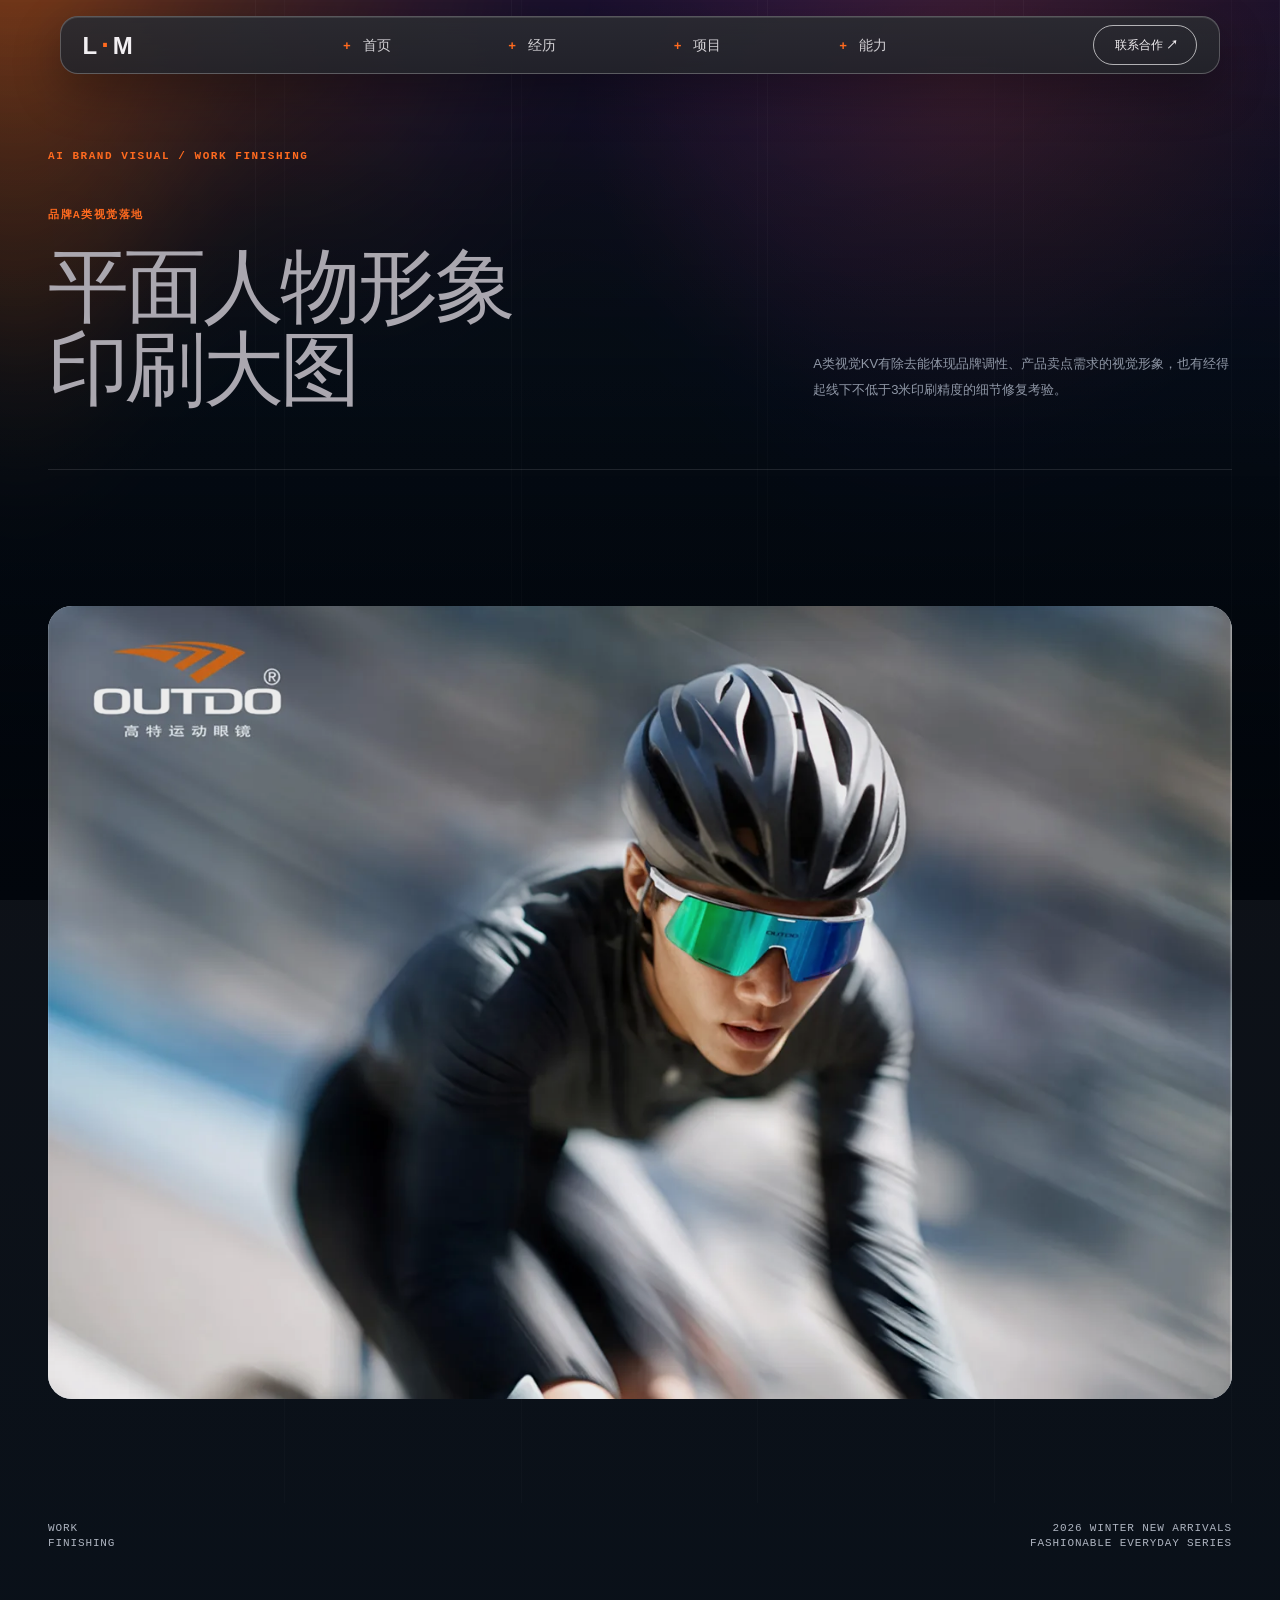
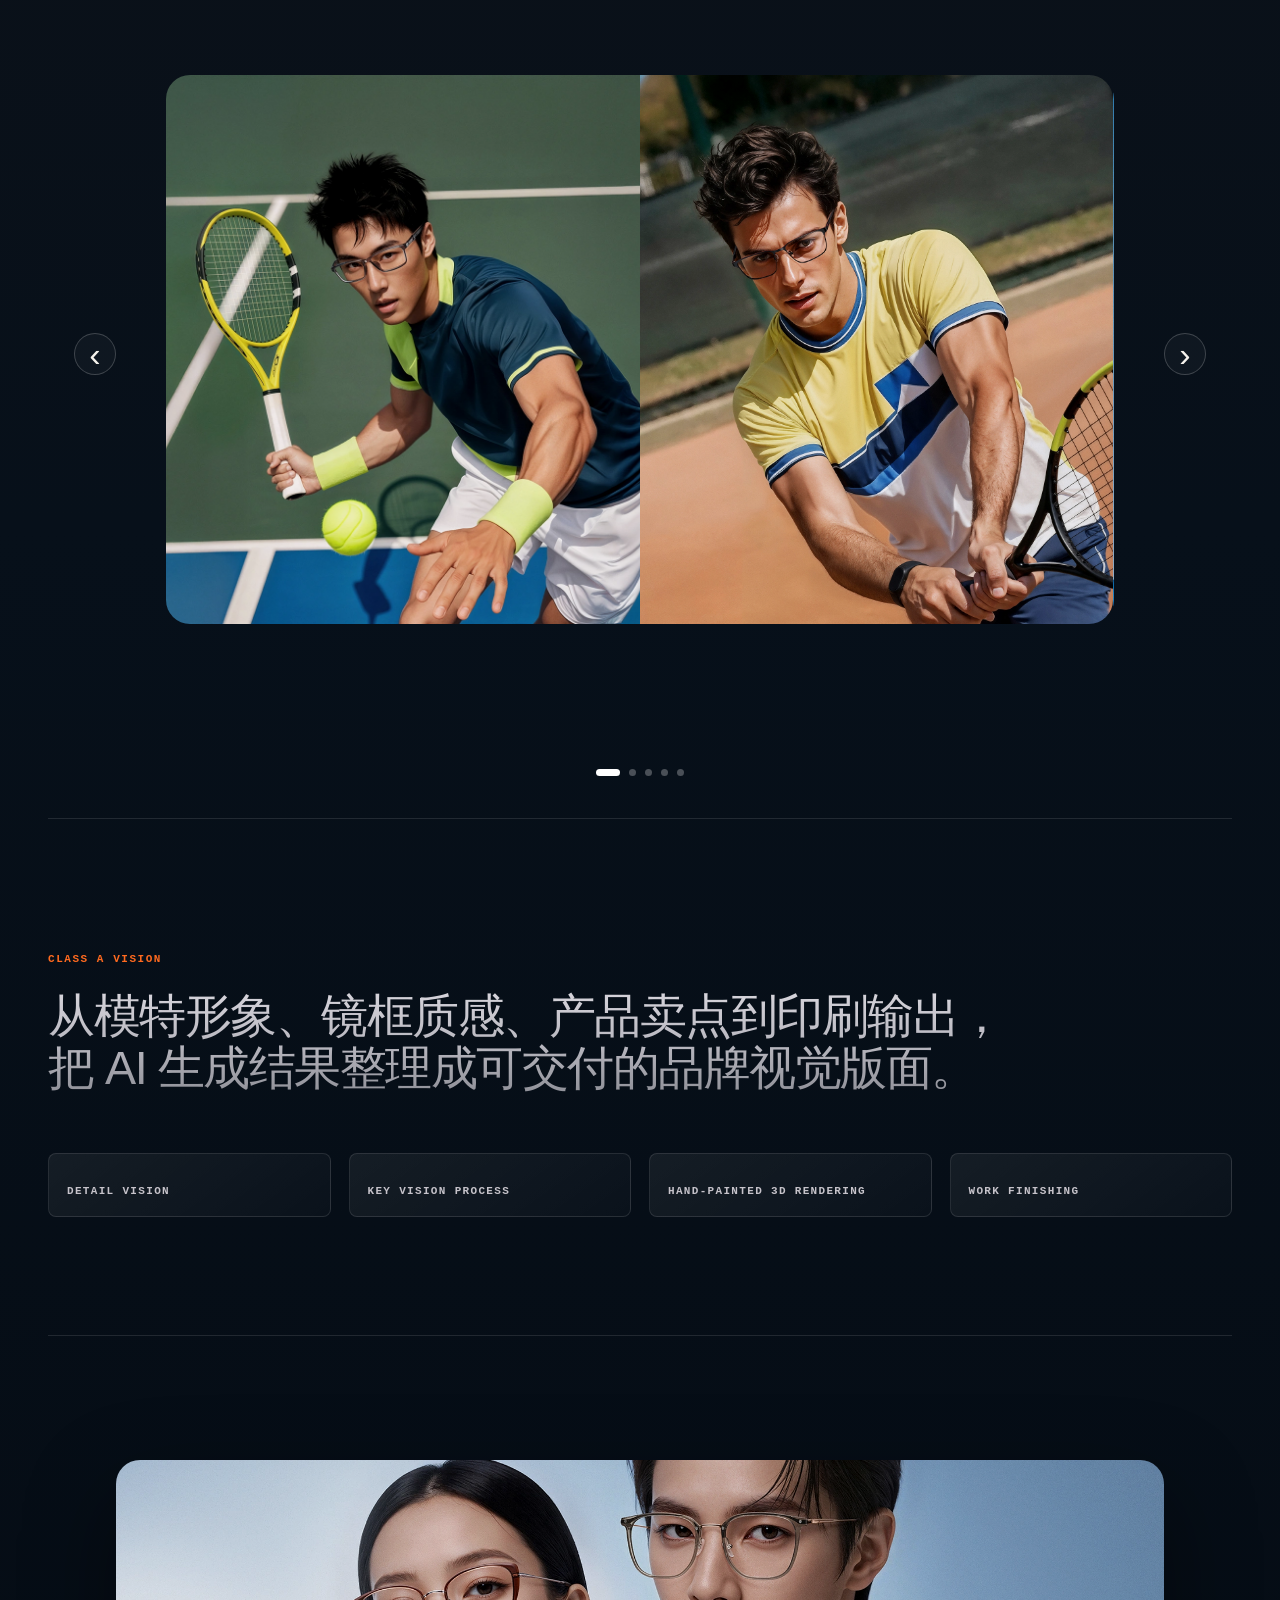
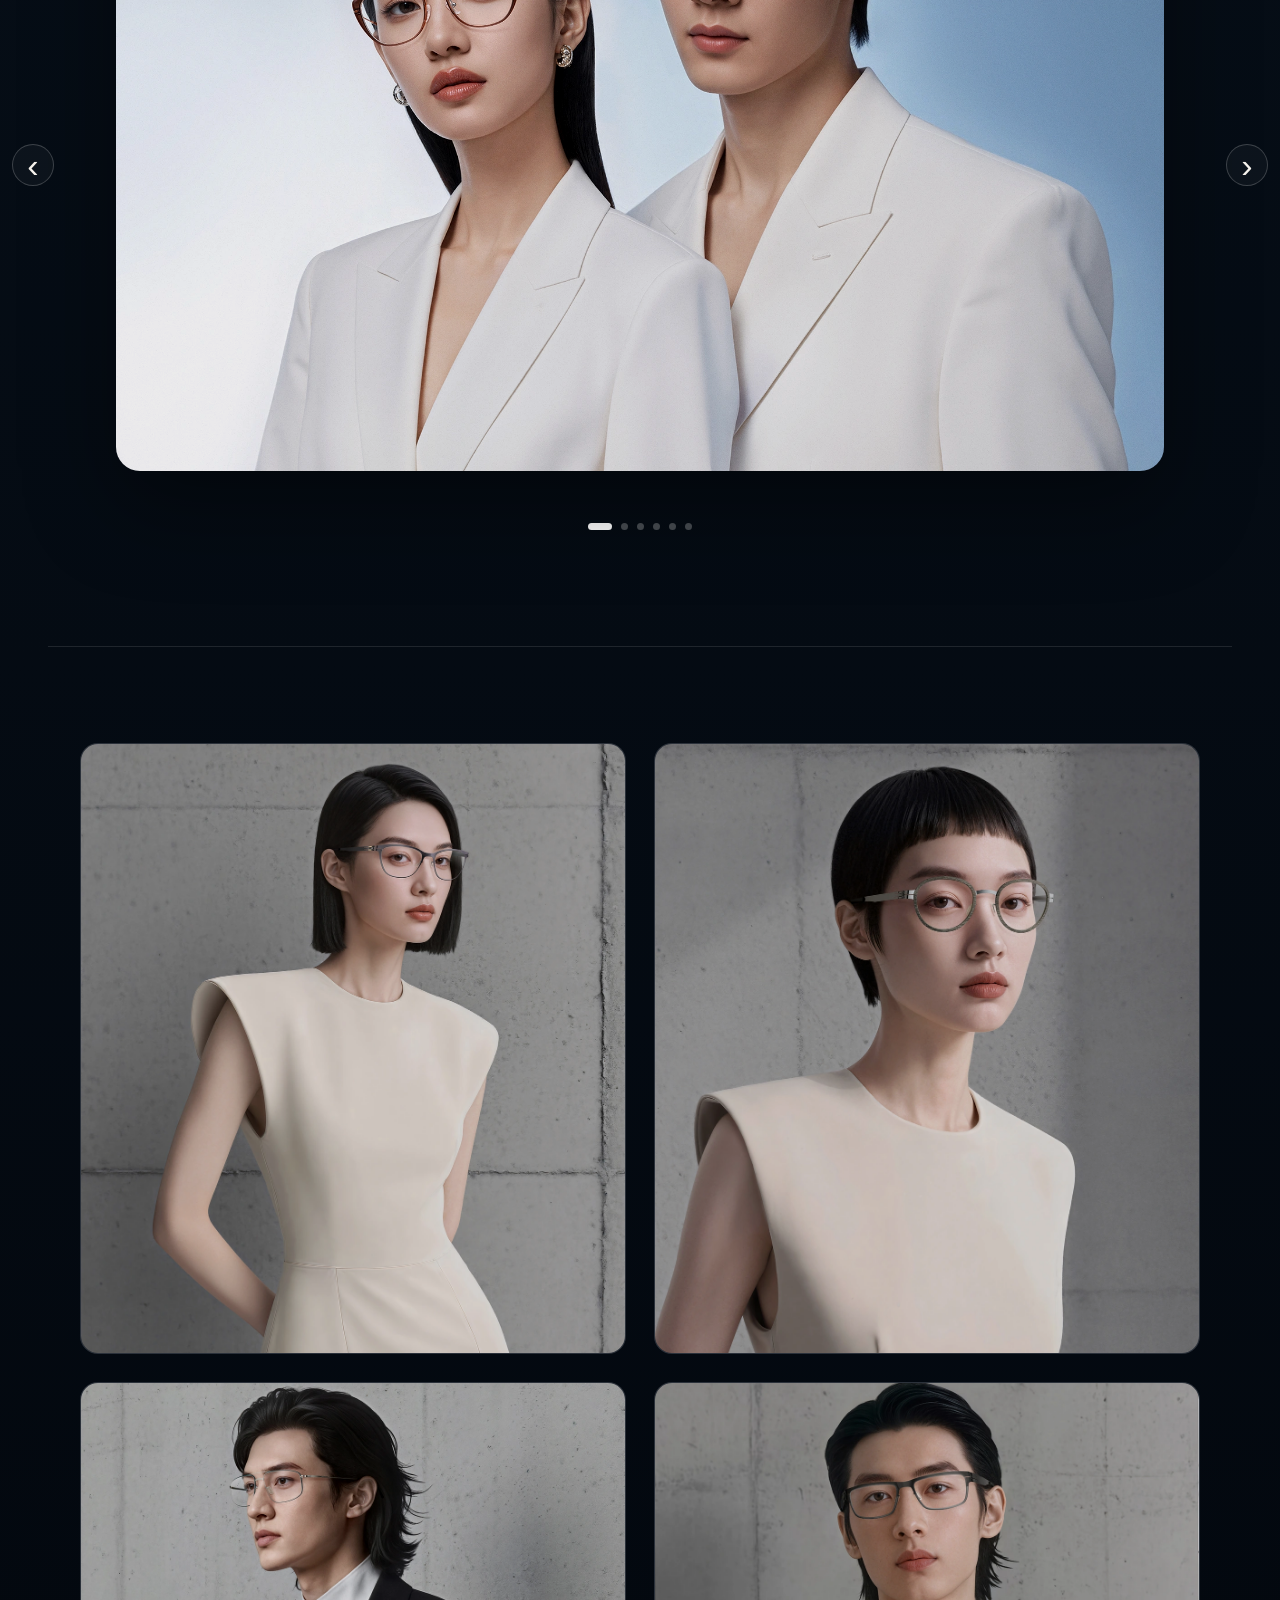
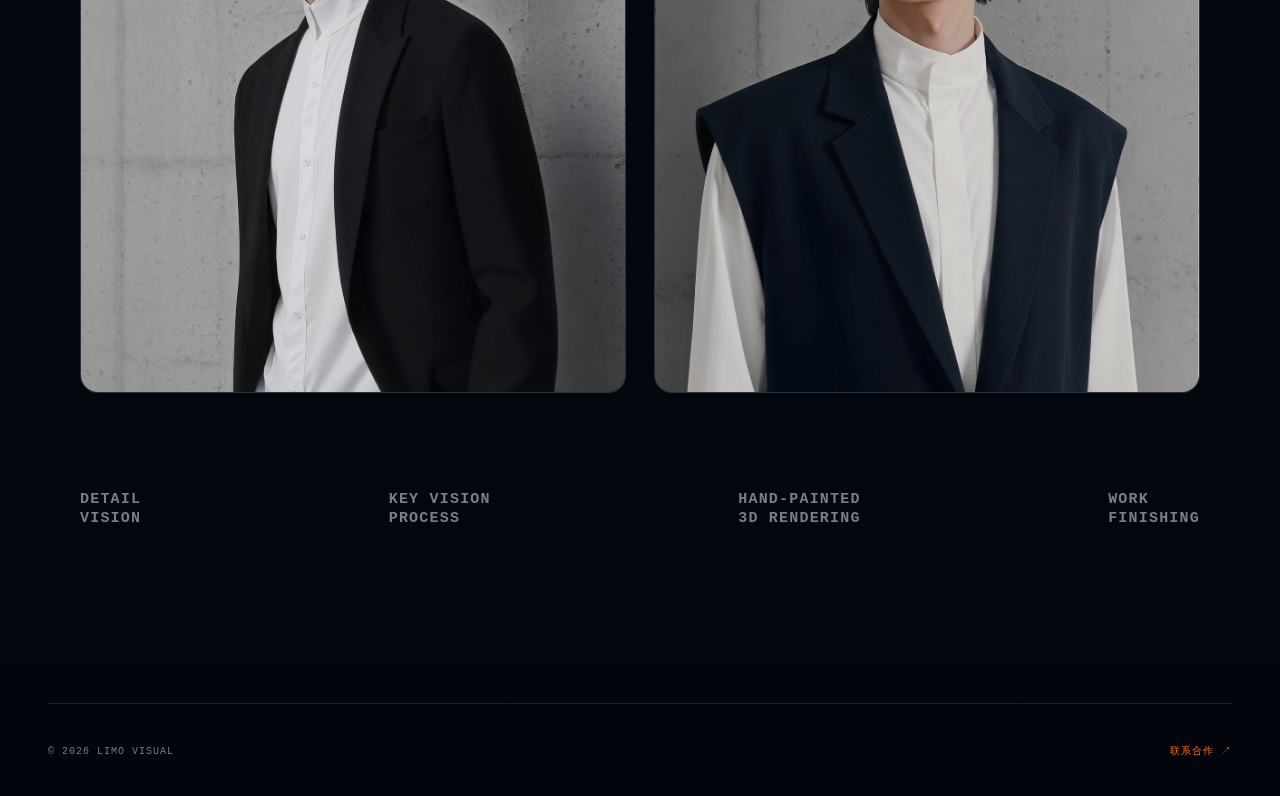
<file: ai-brand-visual.html>
<!doctype html>
<html lang="zh-CN">
  <head>
    <meta charset="UTF-8" />
    <meta name="viewport" content="width=device-width, initial-scale=1.0" />
    <meta name="theme-color" content="#07080c" />
    <title>LIMO Visual | AI品牌视觉</title>
    <link rel="stylesheet" href="/assets/ai-brand-visual.css?v=LIMO-BRAND-VISUAL-LOOSE-SPACING-R1" />
  </head>
  <body>
    <div class="aurora-bg" aria-hidden="true">
      <canvas id="aurora-canvas"></canvas>
    </div>
    <header class="site-nav">
      <a class="brand" href="/index-recover.html#home">L<span>·</span>M</a>
      <nav class="nav-links" aria-label="主导航">
        <a href="/index-recover.html#home"><span>+</span> 首页</a>
        <a href="/index-recover.html#about"><span>+</span> 经历</a>
        <a href="/index-recover.html#work"><span>+</span> 项目</a>
        <a class="nav-skill-trigger" href="/index-recover.html#strength" aria-haspopup="true" aria-expanded="false"><span>+</span> 能力</a>
      </nav>
      <a class="contact-pill" href="/index-recover.html#contact">联系合作 <b>↗</b></a>
    </header>
    <div class="nav-skills-menu" aria-label="能力列表">
      <a href="/index-recover.html#strength" data-skill="AI视频"><i aria-hidden="true"></i>AI视频</a>
      <a href="/ai-brand-visual.html" data-skill="AI品牌视觉"><i aria-hidden="true"></i>AI品牌视觉</a>
      <a href="/brand-planning.html" data-skill="品牌策划"><i aria-hidden="true"></i>品牌策划</a>
      <a href="/three-dimension.html" data-skill="C4D三维"><i aria-hidden="true"></i>C4D三维</a>
      <a href="/three-dimension.html" data-skill="电商设计"><i aria-hidden="true"></i>电商设计</a>
    </div>

    <main>
      <section class="hero shell">
        <div class="hero-kicker">AI BRAND VISUAL / WORK FINISHING</div>
        <div class="hero-layout">
          <div class="hero-copy">
            <p>品牌A类视觉落地</p>
            <h1>平面人物形象<br />印刷大图</h1>
          </div>
          <div class="hero-note">
            <span>A类视觉KV有除去能体现品牌调性、产品卖点需求的视觉形象，也有经得起线下不低于3米印刷精度的细节修复考验。</span>
          </div>
        </div>
      </section>

      <section class="feature-visual shell">
        <div class="feature-copy">
          <p>镜客眼镜</p>
          <h2>宝岛品牌</h2>
        </div>
        <figure class="feature-carousel" aria-label="镜客眼镜品牌视觉轮播">
          <img class="is-active" src="/assets/ai-brand-hero-slide-01.webp" alt="AI品牌视觉首屏作品 01" />
          <img src="/assets/ai-brand-hero-slide-02.webp" alt="AI品牌视觉首屏作品 02" />
          <img src="/assets/ai-brand-hero-slide-03.webp" alt="AI品牌视觉首屏作品 03" />
          <img src="/assets/ai-brand-hero-slide-04.webp" alt="AI品牌视觉首屏作品 04" />
          <img src="/assets/ai-brand-hero-slide-05.webp" alt="AI品牌视觉首屏作品 05" />
        </figure>
      </section>

      <section class="duo-slider shell" aria-label="AI品牌视觉双图轮播">
        <div class="duo-slider__meta">
          <span>WORK<br />FINISHING</span>
          <span>2026 WINTER NEW ARRIVALS<br />FASHIONABLE EVERYDAY SERIES</span>
        </div>
        <div class="duo-slider__stage">
          <button class="duo-slider__arrow duo-slider__arrow--prev" type="button" aria-label="上一组作品">‹</button>
          <div class="duo-slider__viewport">
            <div class="duo-slider__track">
              <article class="duo-slide" aria-label="作品组 01">
                <img src="/assets/ai-brand-duo-01.webp" alt="AI品牌视觉双图样本 01" draggable="false" />
                <img src="/assets/ai-brand-duo-02.webp?v=NOLOGO-R1" alt="AI品牌视觉双图样本 02" draggable="false" />
              </article>
              <article class="duo-slide" aria-label="作品组 02">
                <img src="/assets/ai-brand-duo-03.webp" alt="AI品牌视觉双图样本 03" draggable="false" />
                <img src="/assets/ai-brand-duo-04.webp" alt="AI品牌视觉双图样本 04" draggable="false" />
              </article>
              <article class="duo-slide" aria-label="作品组 03">
                <img src="/assets/ai-brand-duo-05.webp" alt="AI品牌视觉双图样本 05" draggable="false" />
                <img src="/assets/ai-brand-duo-06.webp" alt="AI品牌视觉双图样本 06" draggable="false" />
              </article>
              <article class="duo-slide" aria-label="作品组 04">
                <img src="/assets/ai-brand-duo-07.webp" alt="AI品牌视觉双图样本 07" draggable="false" />
                <img src="/assets/ai-brand-duo-08.webp" alt="AI品牌视觉双图样本 08" draggable="false" />
              </article>
              <article class="duo-slide" aria-label="作品组 05">
                <img src="/assets/ai-brand-duo-09.webp" alt="AI品牌视觉双图样本 09" draggable="false" />
                <img src="/assets/ai-brand-duo-10.webp" alt="AI品牌视觉双图样本 10" draggable="false" />
              </article>
            </div>
          </div>
          <button class="duo-slider__arrow duo-slider__arrow--next" type="button" aria-label="下一组作品">›</button>
        </div>
        <div class="duo-slider__dots" aria-label="轮播分页"></div>
      </section>

      <section class="statement shell">
        <div>
          <p>CLASS A VISION</p>
          <h2>从模特形象、镜框质感、产品卖点到印刷输出，<br />把 AI 生成结果整理成可交付的品牌视觉版面。</h2>
        </div>
        <div class="statement-tags" aria-label="服务模块">
          <span>DETAIL VISION</span>
          <span>KEY VISION PROCESS</span>
          <span>HAND-PAINTED 3D RENDERING</span>
          <span>WORK FINISHING</span>
        </div>
      </section>

      <section class="wide-slider shell" aria-label="AI品牌视觉横屏大图轮播">
        <div class="wide-slider__stage">
          <button class="wide-slider__arrow wide-slider__arrow--prev" type="button" aria-label="上一张横屏作品">‹</button>
          <div class="wide-slider__viewport">
            <div class="wide-slider__track">
              <article class="wide-slide" aria-label="横屏作品 01">
                <img src="/assets/ai-brand-visual-set3-wide-01.webp" alt="AI品牌视觉横屏大图 01" draggable="false" />
              </article>
              <article class="wide-slide" aria-label="横屏作品 02">
                <img src="/assets/ai-brand-visual-set3-wide-02.webp" alt="AI品牌视觉横屏大图 02" draggable="false" />
              </article>
              <article class="wide-slide" aria-label="横屏作品 03">
                <img src="/assets/ai-brand-visual-set3-wide-03.webp" alt="AI品牌视觉横屏大图 03" draggable="false" />
              </article>
              <article class="wide-slide" aria-label="横屏作品 04">
                <img src="/assets/ai-brand-visual-set3-wide-04.webp" alt="AI品牌视觉横屏大图 04" draggable="false" />
              </article>
              <article class="wide-slide" aria-label="横屏作品 05">
                <img src="/assets/ai-brand-visual-set3-wide-05.webp" alt="AI品牌视觉横屏大图 05" draggable="false" />
              </article>
              <article class="wide-slide" aria-label="横屏作品 06">
                <img src="/assets/ai-brand-visual-set3-wide-06.webp" alt="AI品牌视觉横屏大图 06" draggable="false" />
              </article>
            </div>
          </div>
          <button class="wide-slider__arrow wide-slider__arrow--next" type="button" aria-label="下一张横屏作品">›</button>
        </div>
        <div class="wide-slider__dots" aria-label="横屏轮播分页"></div>
      </section>

      <section class="product-duo product-duo--expanded shell">
        <article>
          <img src="/assets/ai-brand-product-set4-01.webp" alt="眼镜产品细节视觉一" />
        </article>
        <article>
          <img src="/assets/ai-brand-product-set4-02.webp" alt="眼镜产品细节视觉二" />
        </article>
        <article>
          <img src="/assets/ai-brand-product-set4-03.webp" alt="眼镜产品细节视觉三" />
        </article>
        <article>
          <img src="/assets/ai-brand-product-set4-04.webp" alt="眼镜产品细节视觉四" />
        </article>
        <div class="section-label product-label">
          <span>DETAIL<br />VISION</span>
          <span>KEY VISION<br />PROCESS</span>
          <span>HAND-PAINTED<br />3D RENDERING</span>
          <span>WORK<br />FINISHING</span>
        </div>
      </section>

    </main>

    <footer>
      <span>© 2026 LIMO VISUAL</span>
      <a href="/index-recover.html#contact">联系合作 ↗</a>
    </footer>

    <script>
      (() => {
        const canvas = document.getElementById("aurora-canvas");
        const reduceMotion = window.matchMedia?.("(prefers-reduced-motion: reduce)")?.matches;
        const gl = canvas?.getContext("webgl2", {
          alpha: true,
          antialias: true,
          premultipliedAlpha: true
        });
        if (!canvas || !gl || reduceMotion) return;

        const vertex = `#version 300 es
          in vec2 position;
          void main() {
            gl_Position = vec4(position, 0.0, 1.0);
          }
        `;
        const fragment = `#version 300 es
          precision highp float;
          uniform float uTime;
          uniform float uAmplitude;
          uniform vec3 uColorStops[3];
          uniform vec2 uResolution;
          uniform float uBlend;
          out vec4 fragColor;

          vec3 permute(vec3 x) {
            return mod(((x * 34.0) + 1.0) * x, 289.0);
          }

          float snoise(vec2 v) {
            const vec4 C = vec4(0.211324865405187, 0.366025403784439, -0.577350269189626, 0.024390243902439);
            vec2 i = floor(v + dot(v, C.yy));
            vec2 x0 = v - i + dot(i, C.xx);
            vec2 i1 = (x0.x > x0.y) ? vec2(1.0, 0.0) : vec2(0.0, 1.0);
            vec4 x12 = x0.xyxy + C.xxzz;
            x12.xy -= i1;
            i = mod(i, 289.0);
            vec3 p = permute(permute(i.y + vec3(0.0, i1.y, 1.0)) + i.x + vec3(0.0, i1.x, 1.0));
            vec3 m = max(0.5 - vec3(dot(x0, x0), dot(x12.xy, x12.xy), dot(x12.zw, x12.zw)), 0.0);
            m = m * m;
            m = m * m;
            vec3 x = 2.0 * fract(p * C.www) - 1.0;
            vec3 h = abs(x) - 0.5;
            vec3 ox = floor(x + 0.5);
            vec3 a0 = x - ox;
            m *= 1.79284291400159 - 0.85373472095314 * (a0 * a0 + h * h);
            vec3 g;
            g.x = a0.x * x0.x + h.x * x0.y;
            g.yz = a0.yz * x12.xz + h.yz * x12.yw;
            return 130.0 * dot(m, g);
          }

          vec3 colorRamp(float factor) {
            vec3 first = mix(uColorStops[0], uColorStops[1], smoothstep(0.0, 0.5, factor));
            vec3 second = mix(uColorStops[1], uColorStops[2], smoothstep(0.5, 1.0, factor));
            return mix(first, second, step(0.5, factor));
          }

          void main() {
            vec2 uv = gl_FragCoord.xy / uResolution;
            vec3 rampColor = colorRamp(uv.x);
            float height = snoise(vec2(uv.x * 2.0 + uTime * 0.1, uTime * 0.25)) * 0.5 * uAmplitude;
            height = exp(height);
            height = (uv.y * 2.0 - height + 0.2);
            float intensity = 0.6 * height;
            float midPoint = 0.20;
            float auroraAlpha = smoothstep(midPoint - uBlend * 0.5, midPoint + uBlend * 0.5, intensity);
            vec3 auroraColor = intensity * rampColor;
            fragColor = vec4(auroraColor * auroraAlpha, auroraAlpha);
          }
        `;

        const makeShader = (type, source) => {
          const shader = gl.createShader(type);
          gl.shaderSource(shader, source);
          gl.compileShader(shader);
          if (!gl.getShaderParameter(shader, gl.COMPILE_STATUS)) throw new Error(gl.getShaderInfoLog(shader));
          return shader;
        };

        const program = gl.createProgram();
        gl.attachShader(program, makeShader(gl.VERTEX_SHADER, vertex));
        gl.attachShader(program, makeShader(gl.FRAGMENT_SHADER, fragment));
        gl.linkProgram(program);
        if (!gl.getProgramParameter(program, gl.LINK_STATUS)) return;
        gl.useProgram(program);

        const buffer = gl.createBuffer();
        gl.bindBuffer(gl.ARRAY_BUFFER, buffer);
        gl.bufferData(gl.ARRAY_BUFFER, new Float32Array([-1, -1, 3, -1, -1, 3]), gl.STATIC_DRAW);
        const position = gl.getAttribLocation(program, "position");
        gl.enableVertexAttribArray(position);
        gl.vertexAttribPointer(position, 2, gl.FLOAT, false, 0, 0);

        const uniforms = {
          time: gl.getUniformLocation(program, "uTime"),
          amplitude: gl.getUniformLocation(program, "uAmplitude"),
          colorStops: gl.getUniformLocation(program, "uColorStops"),
          resolution: gl.getUniformLocation(program, "uResolution"),
          blend: gl.getUniformLocation(program, "uBlend")
        };
        const colors = new Float32Array([
          0.568, 0.231, 0.000,
          0.035, 0.000, 0.219,
          0.023, 0.000, 0.113
        ]);

        const resize = () => {
          const ratio = Math.min(window.devicePixelRatio || 1, 1.6);
          const width = Math.floor(window.innerWidth * ratio);
          const height = Math.floor(window.innerHeight * ratio);
          canvas.width = width;
          canvas.height = height;
          gl.viewport(0, 0, width, height);
          gl.uniform2f(uniforms.resolution, width, height);
        };

        gl.enable(gl.BLEND);
        gl.blendFunc(gl.ONE, gl.ONE_MINUS_SRC_ALPHA);
        gl.uniform1f(uniforms.amplitude, 1.0);
        gl.uniform1f(uniforms.blend, 0.5);
        gl.uniform3fv(uniforms.colorStops, colors);
        resize();
        window.addEventListener("resize", resize);

        let frame = 0;
        const render = (time) => {
          frame = requestAnimationFrame(render);
          gl.clearColor(0, 0, 0, 0);
          gl.clear(gl.COLOR_BUFFER_BIT);
          gl.uniform1f(uniforms.time, time * 0.0005);
          gl.drawArrays(gl.TRIANGLES, 0, 3);
        };
        frame = requestAnimationFrame(render);
        window.addEventListener("pagehide", () => cancelAnimationFrame(frame), { once: true });
      })();

      document.querySelectorAll(".feature-carousel").forEach((carousel) => {
        const slides = [...carousel.querySelectorAll("img")];
        if (slides.length < 2) return;
        let activeIndex = slides.findIndex((slide) => slide.classList.contains("is-active"));
        if (activeIndex < 0) activeIndex = 0;
        const prefersReduced = window.matchMedia?.("(prefers-reduced-motion: reduce)")?.matches;
        const showSlide = (nextIndex) => {
          slides[activeIndex]?.classList.remove("is-active");
          activeIndex = nextIndex % slides.length;
          slides[activeIndex]?.classList.add("is-active");
        };
        if (!prefersReduced) {
          window.setInterval(() => showSlide(activeIndex + 1), 3600);
        }
      });

      (() => {
        const trigger = document.querySelector(".nav-skill-trigger");
        const menu = document.querySelector(".nav-skills-menu");
        const nav = document.querySelector(".site-nav");
        if (!trigger || !menu || !nav) return;

        const closeMenu = () => {
          menu.classList.remove("is-open");
          trigger.setAttribute("aria-expanded", "false");
        };

        const openMenu = () => {
          const rect = trigger.getBoundingClientRect();
          menu.style.top = `${Math.round(rect.bottom + 8)}px`;
          menu.style.left = `${Math.round(rect.left)}px`;
          menu.classList.add("is-open");
          trigger.setAttribute("aria-expanded", "true");
        };

        trigger.addEventListener("click", (event) => {
          event.preventDefault();
          event.stopPropagation();
          menu.classList.contains("is-open") ? closeMenu() : openMenu();
        });

        document.addEventListener("click", (event) => {
          if (nav.contains(event.target) || menu.contains(event.target)) return;
          closeMenu();
        });

        window.addEventListener("resize", closeMenu);
        window.addEventListener("scroll", closeMenu, { passive: true });
      })();

      const setupSlider = ({ root, trackSelector, slideSelector, prevSelector, nextSelector, dotsSelector, dotClass }) => {
        const track = root.querySelector(trackSelector);
        const slides = [...root.querySelectorAll(slideSelector)];
        const prev = root.querySelector(prevSelector);
        const next = root.querySelector(nextSelector);
        const dotsWrap = root.querySelector(dotsSelector);
        if (!track || slides.length < 2 || !dotsWrap) return;

        let activeIndex = 0;
        const dots = slides.map((_, index) => {
          const dot = document.createElement("button");
          dot.type = "button";
          dot.className = dotClass;
          dot.setAttribute("aria-label", `切换到第 ${index + 1} 组作品`);
          dot.addEventListener("click", () => show(index));
          dotsWrap.appendChild(dot);
          return dot;
        });

        const show = (index) => {
          activeIndex = (index + slides.length) % slides.length;
          track.style.transform = `translateX(${-activeIndex * 100}%)`;
          dots.forEach((dot, dotIndex) => {
            dot.classList.toggle("is-active", dotIndex === activeIndex);
            dot.setAttribute("aria-current", dotIndex === activeIndex ? "true" : "false");
          });
        };

        prev?.addEventListener("click", () => show(activeIndex - 1));
        next?.addEventListener("click", () => show(activeIndex + 1));
        root.addEventListener("keydown", (event) => {
          if (event.key !== "ArrowLeft" && event.key !== "ArrowRight") return;
          event.preventDefault();
          show(activeIndex + (event.key === "ArrowRight" ? 1 : -1));
        });
        show(0);
      };

      document.querySelectorAll(".duo-slider").forEach((slider) => {
        setupSlider({
          root: slider,
          trackSelector: ".duo-slider__track",
          slideSelector: ".duo-slide",
          prevSelector: ".duo-slider__arrow--prev",
          nextSelector: ".duo-slider__arrow--next",
          dotsSelector: ".duo-slider__dots",
          dotClass: "duo-slider__dot",
        });
      });

      document.querySelectorAll(".wide-slider").forEach((slider) => {
        setupSlider({
          root: slider,
          trackSelector: ".wide-slider__track",
          slideSelector: ".wide-slide",
          prevSelector: ".wide-slider__arrow--prev",
          nextSelector: ".wide-slider__arrow--next",
          dotsSelector: ".wide-slider__dots",
          dotClass: "wide-slider__dot",
        });
      });

      document.querySelectorAll("video[data-src]").forEach((video) => {
        const load = () => {
          if (video.dataset.loaded) return;
          const source = document.createElement("source");
          source.src = video.dataset.src;
          source.type = "video/mp4";
          video.appendChild(source);
          video.load();
          video.dataset.loaded = "true";
          video.play?.().catch(() => {});
        };
        if ("IntersectionObserver" in window) {
          const observer = new IntersectionObserver((entries) => {
            entries.forEach((entry) => {
              if (!entry.isIntersecting) return;
              load();
              observer.disconnect();
            });
          }, { rootMargin: "180px" });
          observer.observe(video);
        } else {
          load();
        }
      });
    </script>
  </body>
</html>
</file>
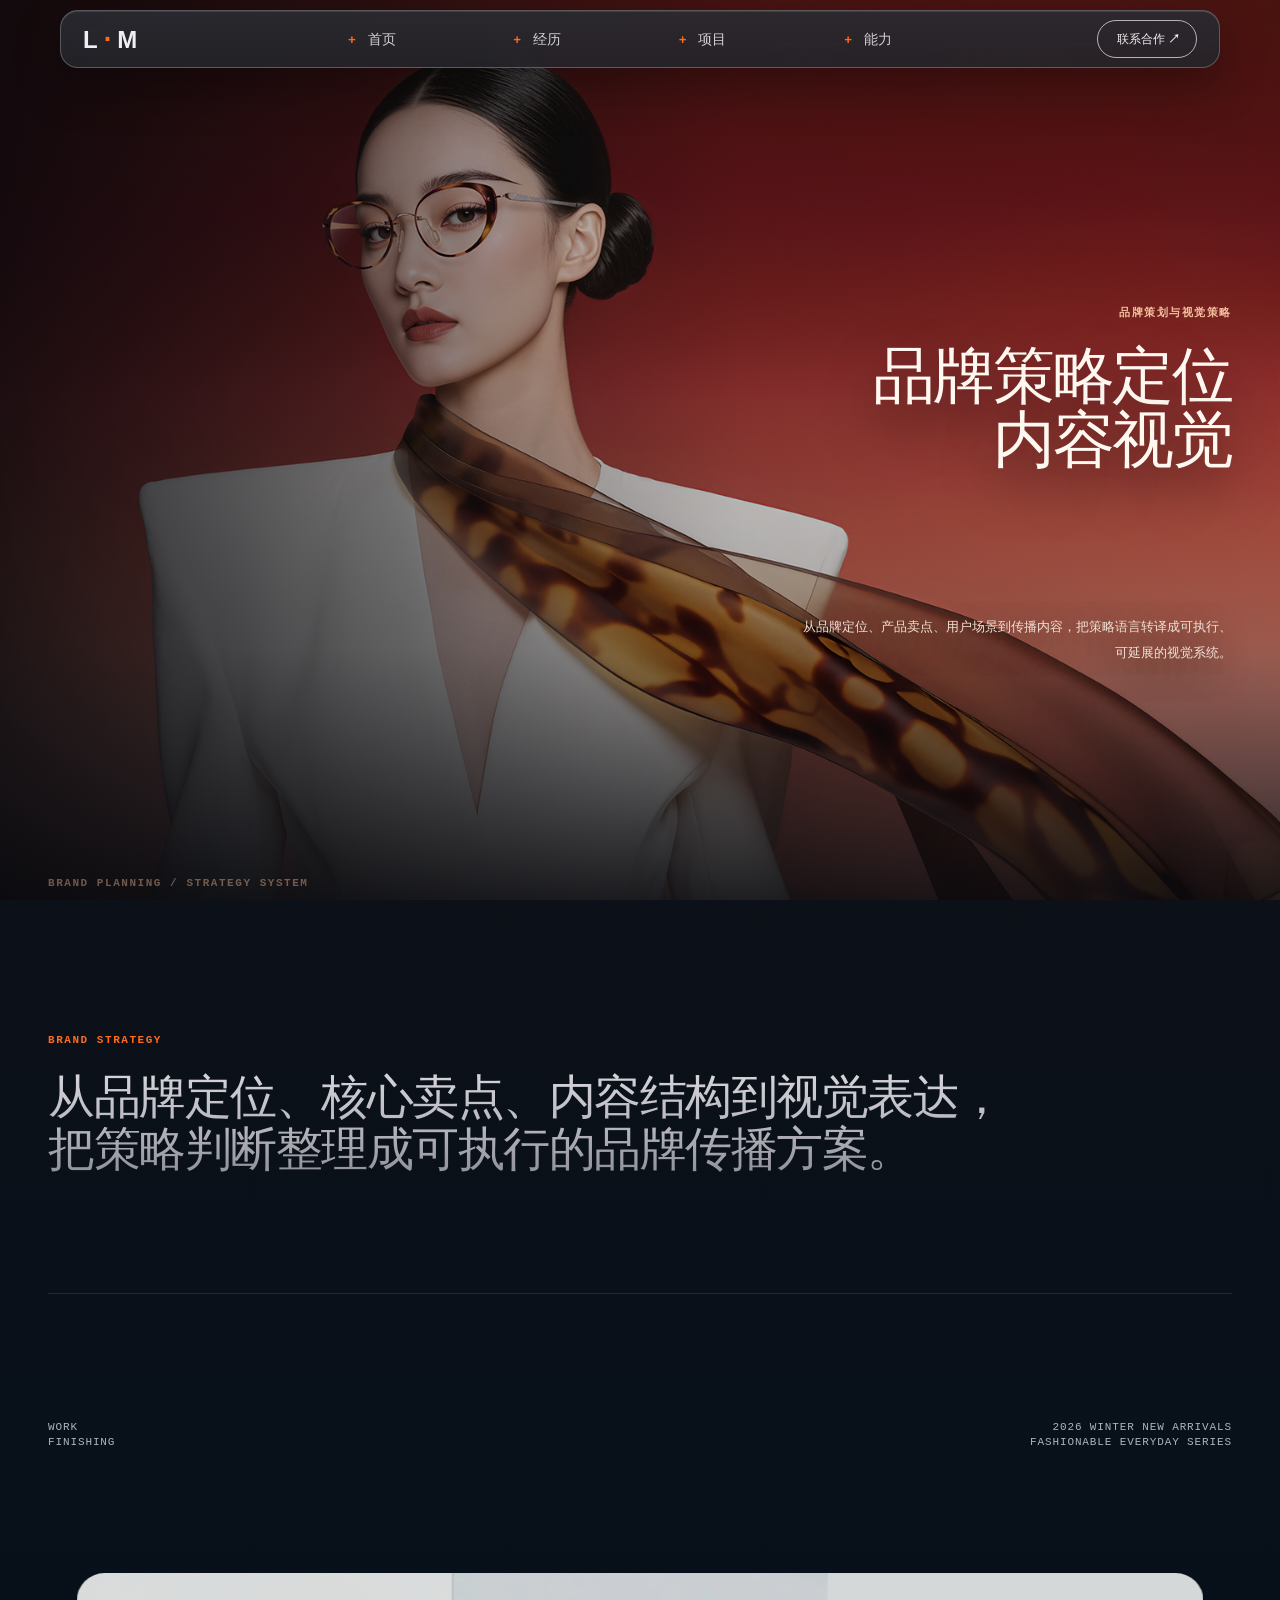
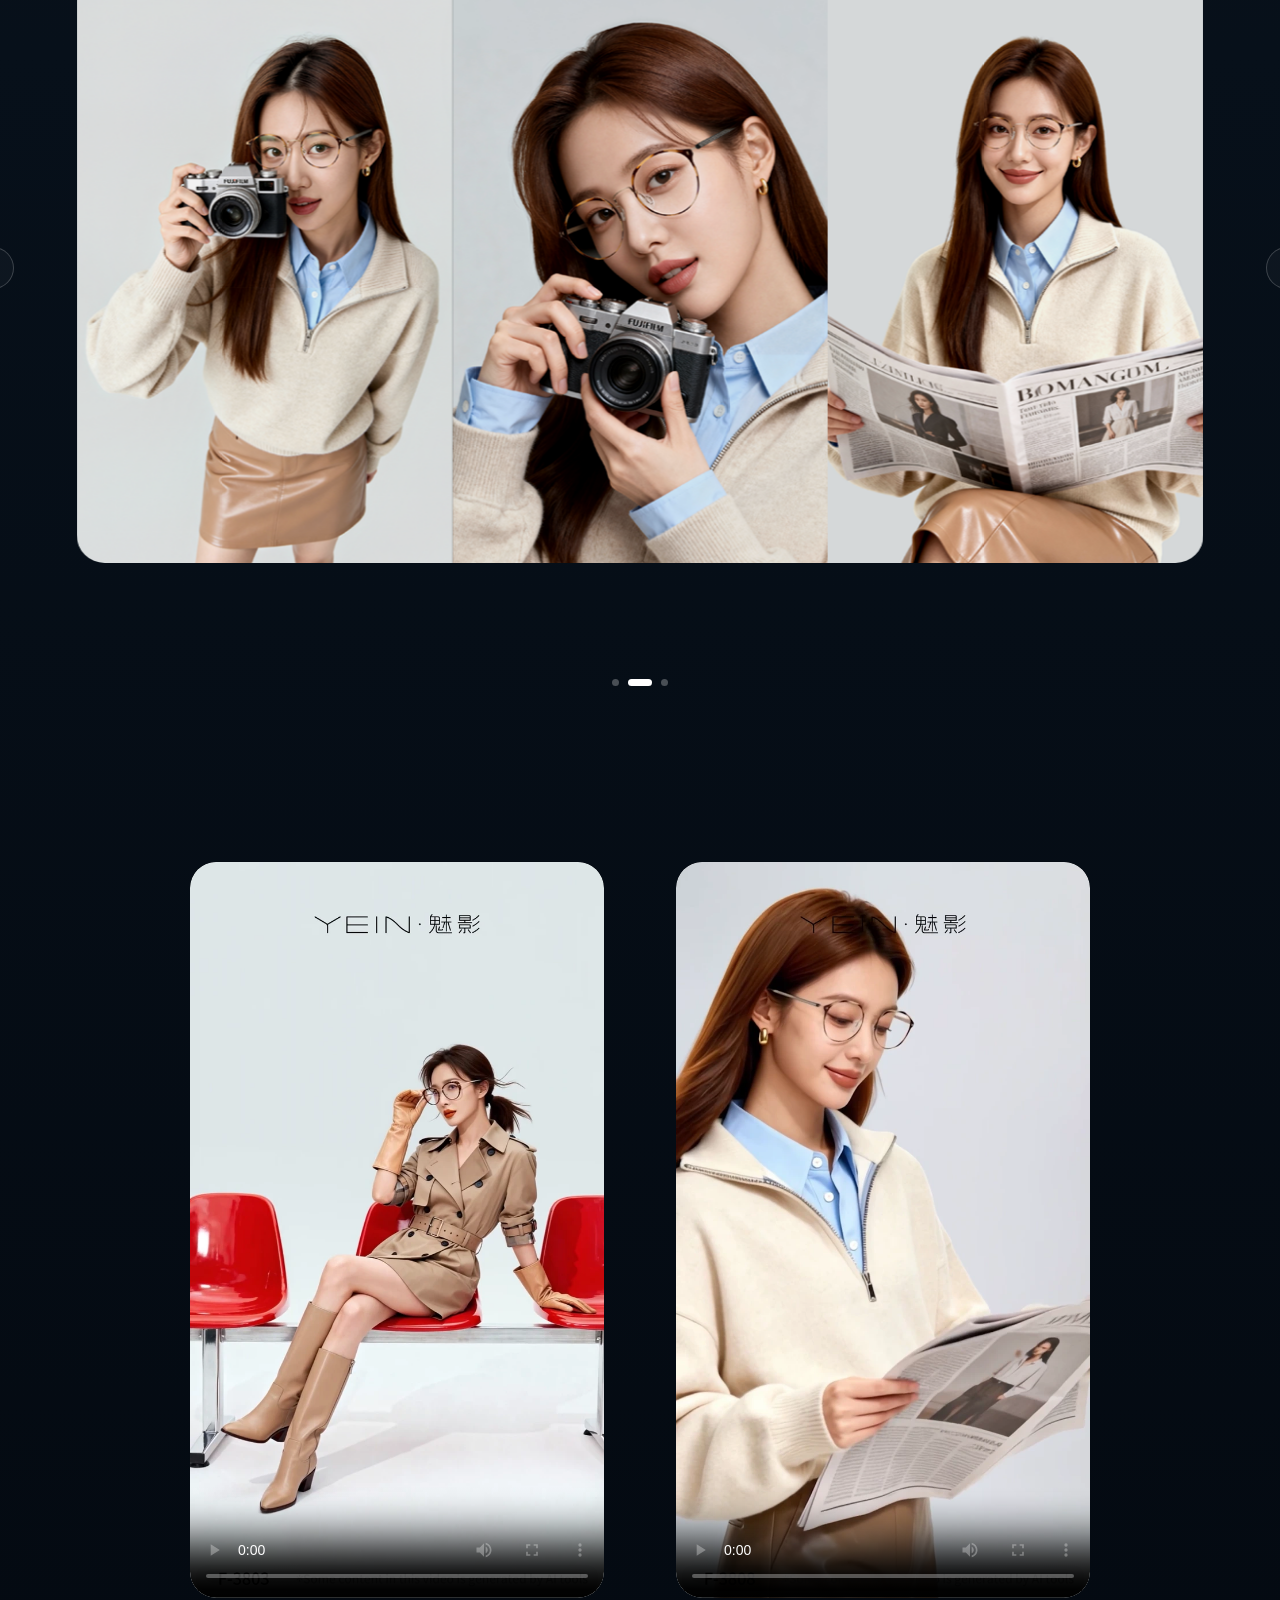
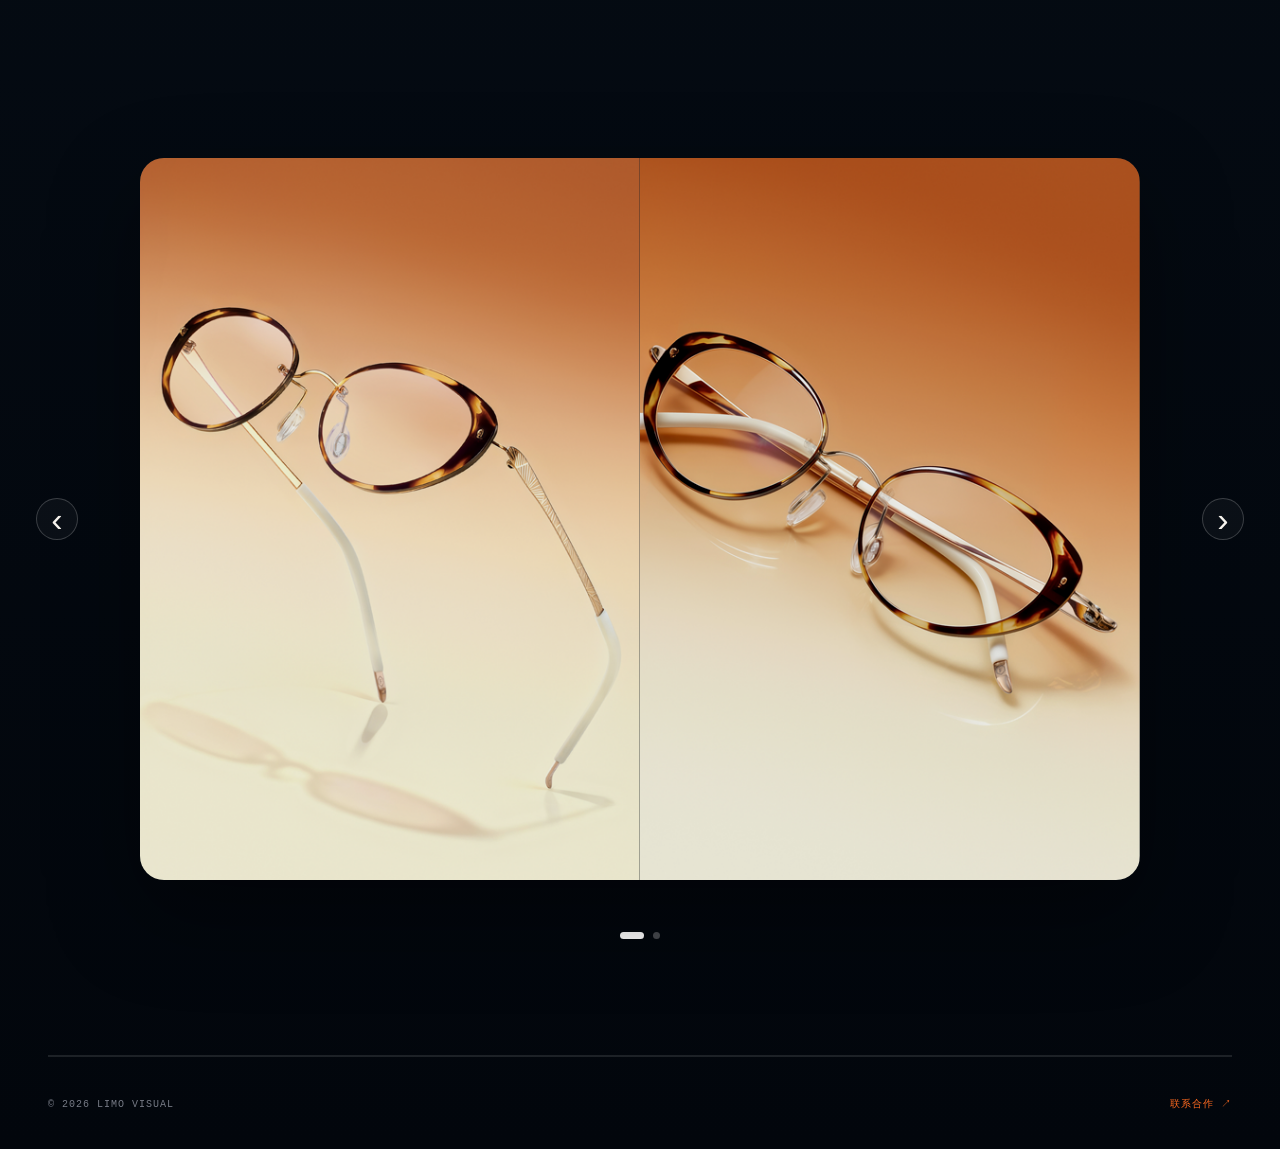
<file: brand-planning.html>
<!doctype html>
<html lang="zh-CN">
  <head>
    <meta charset="UTF-8" />
    <meta name="viewport" content="width=device-width, initial-scale=1.0" />
    <meta name="theme-color" content="#07080c" />
    <title>LIMO Visual | 品牌策划</title>
    <link rel="stylesheet" href="/assets/ai-brand-visual.css?v=LIMO-BRAND-PLANNING-HERO-NAV-R35" />
  </head>
  <body class="page-brand-planning">
    <div class="aurora-bg" aria-hidden="true">
      <canvas id="aurora-canvas"></canvas>
    </div>
    <header class="site-nav">
      <a class="brand" href="/index-recover.html#home">L<span>·</span>M</a>
      <nav class="nav-links" aria-label="主导航">
        <a href="/index-recover.html#home"><span>+</span> 首页</a>
        <a href="/index-recover.html#about"><span>+</span> 经历</a>
        <a href="/index-recover.html#work"><span>+</span> 项目</a>
        <a class="nav-skill-trigger" href="/index-recover.html#strength" aria-haspopup="true" aria-expanded="false"><span>+</span> 能力</a>
      </nav>
      <a class="contact-pill" href="/index-recover.html#contact">联系合作 <b>↗</b></a>
    </header>
    <div class="nav-skills-menu" aria-label="能力列表">
      <a href="/index-recover.html#strength" data-skill="AI视频"><i aria-hidden="true"></i>AI视频</a>
      <a href="/ai-brand-visual.html" data-skill="AI品牌视觉"><i aria-hidden="true"></i>AI品牌视觉</a>
      <a href="/brand-planning.html" data-skill="品牌策划"><i aria-hidden="true"></i>品牌策划</a>
      <a href="/three-dimension.html" data-skill="C4D三维"><i aria-hidden="true"></i>C4D三维</a>
      <a href="/three-dimension.html" data-skill="电商设计"><i aria-hidden="true"></i>电商设计</a>
    </div>

    <main>
      <section class="planning-hero" aria-label="品牌策划首屏视觉">
        <img class="planning-hero__image" src="/assets/brand-planning-hero-01.png" alt="品牌策划首屏眼镜品牌视觉" />
        <div class="planning-hero__overlay" aria-hidden="true"></div>
        <div class="planning-hero__content shell">
          <div class="hero-kicker">BRAND PLANNING / STRATEGY SYSTEM</div>
          <div class="hero-copy">
            <p>品牌策划与视觉策略</p>
            <h1><span>品牌策略定位</span><br /><span>内容视觉</span></h1>
          </div>
          <div class="hero-note">
            <span>从品牌定位、产品卖点、用户场景到传播内容，把策略语言转译成可执行、可延展的视觉系统。</span>
          </div>
        </div>
      </section>

      <section class="statement shell">
        <div>
          <p>BRAND STRATEGY</p>
          <h2>从品牌定位、核心卖点、内容结构到视觉表达，<br />把策略判断整理成可执行的品牌传播方案。</h2>
        </div>
      </section>

      <section class="duo-slider duo-slider--triple shell" aria-label="品牌策划三图自动轮播">
        <div class="duo-slider__meta">
          <span>WORK<br />FINISHING</span>
          <span>2026 WINTER NEW ARRIVALS<br />FASHIONABLE EVERYDAY SERIES</span>
        </div>
        <div class="duo-slider__stage">
          <button class="duo-slider__arrow duo-slider__arrow--prev" type="button" aria-label="上一组作品">‹</button>
          <div class="duo-slider__viewport">
            <div class="duo-slider__track">
              <article class="duo-slide" aria-label="作品组 01">
                <img src="/assets/brand-planning-glasses-01.png" alt="品牌策划眼镜人像样本 01" draggable="false" />
                <img src="/assets/brand-planning-glasses-02.png" alt="品牌策划眼镜人像样本 02" draggable="false" />
                <img src="/assets/brand-planning-glasses-03.png" alt="品牌策划眼镜人像样本 03" draggable="false" />
              </article>
              <article class="duo-slide" aria-label="作品组 02">
                <img src="/assets/brand-planning-glasses-04.png" alt="品牌策划眼镜人像样本 04" draggable="false" />
                <img src="/assets/brand-planning-glasses-05.png" alt="品牌策划眼镜人像样本 05" draggable="false" />
                <img src="/assets/brand-planning-glasses-06.png" alt="品牌策划眼镜人像样本 06" draggable="false" />
              </article>
              <article class="duo-slide" aria-label="作品组 03">
                <img src="/assets/brand-planning-glasses-07.png" alt="品牌策划眼镜人像样本 07" draggable="false" />
                <img src="/assets/brand-planning-glasses-08.png" alt="品牌策划眼镜人像样本 08" draggable="false" />
                <img src="/assets/brand-planning-glasses-09.png" alt="品牌策划眼镜人像样本 09" draggable="false" />
              </article>
            </div>
          </div>
          <button class="duo-slider__arrow duo-slider__arrow--next" type="button" aria-label="下一组作品">›</button>
        </div>
        <div class="duo-slider__dots" aria-label="轮播分页"></div>
      </section>
      <section class="planning-video-showcase shell" aria-label="Brand planning video showcase">
        <article class="planning-video-frame">
          <video controls playsinline preload="metadata" poster="/assets/gaote-ride-01.webp?v=R27">
            <source src="/assets/brand-planning-video-01.mp4?v=R27" type="video/mp4" />
          </video>
        </article>
        <article class="planning-video-frame">
          <video controls playsinline preload="metadata" poster="/assets/nsve-baiyan-01.webp?v=R27">
            <source src="/assets/brand-planning-video-02.mp4?v=R27" type="video/mp4" />
          </video>
        </article>
      </section>

      <section class="wide-slider wide-slider--duo shell" aria-label="品牌策划双图横屏轮播">
        <div class="wide-slider__stage">
          <button class="wide-slider__arrow wide-slider__arrow--prev" type="button" aria-label="上一组横屏作品">‹</button>
          <div class="wide-slider__viewport">
            <div class="wide-slider__track">
              <article class="wide-slide" aria-label="横屏作品组 01">
                <img src="/assets/brand-planning-wide-glasses-01.png" alt="品牌策划眼镜产品横屏图 01" draggable="false" />
                <img src="/assets/brand-planning-wide-glasses-02.png" alt="品牌策划眼镜产品横屏图 02" draggable="false" />
              </article>
              <article class="wide-slide" aria-label="横屏作品组 02">
                <img src="/assets/brand-planning-wide-glasses-03.png" alt="品牌策划眼镜产品横屏图 03" draggable="false" />
                <img src="/assets/brand-planning-wide-glasses-04.png" alt="品牌策划眼镜产品横屏图 04" draggable="false" />
              </article>
            </div>
          </div>
          <button class="wide-slider__arrow wide-slider__arrow--next" type="button" aria-label="下一组横屏作品">›</button>
        </div>
        <div class="wide-slider__dots" aria-label="横屏轮播分页"></div>
      </section>
    </main>

    <footer>
      <span>© 2026 LIMO VISUAL</span>
      <a href="/index-recover.html#contact">联系合作 ↗</a>
    </footer>

    <script>
      (() => {
        const canvas = document.getElementById("aurora-canvas");
        const reduceMotion = window.matchMedia?.("(prefers-reduced-motion: reduce)")?.matches;
        const gl = canvas?.getContext("webgl2", {
          alpha: true,
          antialias: true,
          premultipliedAlpha: true
        });
        if (!canvas || !gl || reduceMotion) return;

        const vertex = `#version 300 es
          in vec2 position;
          void main() {
            gl_Position = vec4(position, 0.0, 1.0);
          }
        `;
        const fragment = `#version 300 es
          precision highp float;
          uniform float uTime;
          uniform float uAmplitude;
          uniform vec3 uColorStops[3];
          uniform vec2 uResolution;
          uniform float uBlend;
          out vec4 fragColor;

          vec3 permute(vec3 x) {
            return mod(((x * 34.0) + 1.0) * x, 289.0);
          }

          float snoise(vec2 v) {
            const vec4 C = vec4(0.211324865405187, 0.366025403784439, -0.577350269189626, 0.024390243902439);
            vec2 i = floor(v + dot(v, C.yy));
            vec2 x0 = v - i + dot(i, C.xx);
            vec2 i1 = (x0.x > x0.y) ? vec2(1.0, 0.0) : vec2(0.0, 1.0);
            vec4 x12 = x0.xyxy + C.xxzz;
            x12.xy -= i1;
            i = mod(i, 289.0);
            vec3 p = permute(permute(i.y + vec3(0.0, i1.y, 1.0)) + i.x + vec3(0.0, i1.x, 1.0));
            vec3 m = max(0.5 - vec3(dot(x0, x0), dot(x12.xy, x12.xy), dot(x12.zw, x12.zw)), 0.0);
            m = m * m;
            m = m * m;
            vec3 x = 2.0 * fract(p * C.www) - 1.0;
            vec3 h = abs(x) - 0.5;
            vec3 ox = floor(x + 0.5);
            vec3 a0 = x - ox;
            m *= 1.79284291400159 - 0.85373472095314 * (a0 * a0 + h * h);
            vec3 g;
            g.x = a0.x * x0.x + h.x * x0.y;
            g.yz = a0.yz * x12.xz + h.yz * x12.yw;
            return 130.0 * dot(m, g);
          }

          vec3 colorRamp(float factor) {
            vec3 first = mix(uColorStops[0], uColorStops[1], smoothstep(0.0, 0.5, factor));
            vec3 second = mix(uColorStops[1], uColorStops[2], smoothstep(0.5, 1.0, factor));
            return mix(first, second, step(0.5, factor));
          }

          void main() {
            vec2 uv = gl_FragCoord.xy / uResolution;
            vec3 rampColor = colorRamp(uv.x);
            float height = snoise(vec2(uv.x * 2.0 + uTime * 0.1, uTime * 0.25)) * 0.5 * uAmplitude;
            height = exp(height);
            height = (uv.y * 2.0 - height + 0.2);
            float intensity = 0.6 * height;
            float midPoint = 0.20;
            float auroraAlpha = smoothstep(midPoint - uBlend * 0.5, midPoint + uBlend * 0.5, intensity);
            vec3 auroraColor = intensity * rampColor;
            fragColor = vec4(auroraColor * auroraAlpha, auroraAlpha);
          }
        `;

        const makeShader = (type, source) => {
          const shader = gl.createShader(type);
          gl.shaderSource(shader, source);
          gl.compileShader(shader);
          if (!gl.getShaderParameter(shader, gl.COMPILE_STATUS)) throw new Error(gl.getShaderInfoLog(shader));
          return shader;
        };

        const program = gl.createProgram();
        gl.attachShader(program, makeShader(gl.VERTEX_SHADER, vertex));
        gl.attachShader(program, makeShader(gl.FRAGMENT_SHADER, fragment));
        gl.linkProgram(program);
        if (!gl.getProgramParameter(program, gl.LINK_STATUS)) return;
        gl.useProgram(program);

        const buffer = gl.createBuffer();
        gl.bindBuffer(gl.ARRAY_BUFFER, buffer);
        gl.bufferData(gl.ARRAY_BUFFER, new Float32Array([-1, -1, 3, -1, -1, 3]), gl.STATIC_DRAW);
        const position = gl.getAttribLocation(program, "position");
        gl.enableVertexAttribArray(position);
        gl.vertexAttribPointer(position, 2, gl.FLOAT, false, 0, 0);

        const uniforms = {
          time: gl.getUniformLocation(program, "uTime"),
          amplitude: gl.getUniformLocation(program, "uAmplitude"),
          colorStops: gl.getUniformLocation(program, "uColorStops"),
          resolution: gl.getUniformLocation(program, "uResolution"),
          blend: gl.getUniformLocation(program, "uBlend")
        };
        const colors = new Float32Array([
          0.568, 0.231, 0.000,
          0.035, 0.000, 0.219,
          0.023, 0.000, 0.113
        ]);

        const resize = () => {
          const ratio = Math.min(window.devicePixelRatio || 1, 1.6);
          const width = Math.floor(window.innerWidth * ratio);
          const height = Math.floor(window.innerHeight * ratio);
          canvas.width = width;
          canvas.height = height;
          gl.viewport(0, 0, width, height);
          gl.uniform2f(uniforms.resolution, width, height);
        };

        gl.enable(gl.BLEND);
        gl.blendFunc(gl.ONE, gl.ONE_MINUS_SRC_ALPHA);
        gl.uniform1f(uniforms.amplitude, 1.0);
        gl.uniform1f(uniforms.blend, 0.5);
        gl.uniform3fv(uniforms.colorStops, colors);
        resize();
        window.addEventListener("resize", resize);

        let frame = 0;
        const render = (time) => {
          frame = requestAnimationFrame(render);
          gl.clearColor(0, 0, 0, 0);
          gl.clear(gl.COLOR_BUFFER_BIT);
          gl.uniform1f(uniforms.time, time * 0.0005);
          gl.drawArrays(gl.TRIANGLES, 0, 3);
        };
        frame = requestAnimationFrame(render);
        window.addEventListener("pagehide", () => cancelAnimationFrame(frame), { once: true });
      })();

      (() => {
        const trigger = document.querySelector(".nav-skill-trigger");
        const menu = document.querySelector(".nav-skills-menu");
        const nav = document.querySelector(".site-nav");
        if (!trigger || !menu || !nav) return;

        const closeMenu = () => {
          menu.classList.remove("is-open");
          trigger.setAttribute("aria-expanded", "false");
        };

        const openMenu = () => {
          const rect = trigger.getBoundingClientRect();
          menu.style.top = `${Math.round(rect.bottom + 8)}px`;
          menu.style.left = `${Math.round(rect.left)}px`;
          menu.classList.add("is-open");
          trigger.setAttribute("aria-expanded", "true");
        };

        trigger.addEventListener("click", (event) => {
          event.preventDefault();
          event.stopPropagation();
          menu.classList.contains("is-open") ? closeMenu() : openMenu();
        });

        document.addEventListener("click", (event) => {
          if (nav.contains(event.target) || menu.contains(event.target)) return;
          closeMenu();
        });

        window.addEventListener("resize", closeMenu);
        window.addEventListener("scroll", closeMenu, { passive: true });
      })();

      const setupSlider = ({ root, trackSelector, slideSelector, prevSelector, nextSelector, dotsSelector, dotClass, autoplay = false, interval = 4200 }) => {
        const track = root.querySelector(trackSelector);
        const slides = [...root.querySelectorAll(slideSelector)];
        const prev = root.querySelector(prevSelector);
        const next = root.querySelector(nextSelector);
        const dotsWrap = root.querySelector(dotsSelector);
        if (!track || slides.length < 2 || !dotsWrap) return;

        let activeIndex = 0;
        const dots = slides.map((_, index) => {
          const dot = document.createElement("button");
          dot.type = "button";
          dot.className = dotClass;
          dot.setAttribute("aria-label", `切换到第 ${index + 1} 组作品`);
          dot.addEventListener("click", () => goTo(index));
          dotsWrap.appendChild(dot);
          return dot;
        });

        let timer = null;
        const goTo = (index) => {
          activeIndex = (index + slides.length) % slides.length;
          track.style.transform = `translateX(${-activeIndex * 100}%)`;
          dots.forEach((dot, dotIndex) => {
            dot.classList.toggle("is-active", dotIndex === activeIndex);
            dot.setAttribute("aria-current", dotIndex === activeIndex ? "true" : "false");
          });
        };

        const restart = () => {
          if (!autoplay || window.matchMedia?.("(prefers-reduced-motion: reduce)")?.matches) return;
          window.clearInterval(timer);
          timer = window.setInterval(() => goTo(activeIndex + 1), interval);
        };

        prev?.addEventListener("click", () => {
          goTo(activeIndex - 1);
          restart();
        });
        next?.addEventListener("click", () => {
          goTo(activeIndex + 1);
          restart();
        });
        goTo(0);
        restart();
        window.addEventListener("pagehide", () => window.clearInterval(timer), { once: true });
      };

      document.querySelectorAll(".duo-slider").forEach((slider) => {
        setupSlider({
          root: slider,
          trackSelector: ".duo-slider__track",
          slideSelector: ".duo-slide",
          prevSelector: ".duo-slider__arrow--prev",
          nextSelector: ".duo-slider__arrow--next",
          dotsSelector: ".duo-slider__dots",
          dotClass: "duo-slider__dot",
          autoplay: slider.classList.contains("duo-slider--triple"),
          interval: 3600,
        });
      });

      document.querySelectorAll(".wide-slider").forEach((slider) => {
        setupSlider({
          root: slider,
          trackSelector: ".wide-slider__track",
          slideSelector: ".wide-slide",
          prevSelector: ".wide-slider__arrow--prev",
          nextSelector: ".wide-slider__arrow--next",
          dotsSelector: ".wide-slider__dots",
          dotClass: "wide-slider__dot",
        });
      });

    </script>
  </body>
</html>
</file>
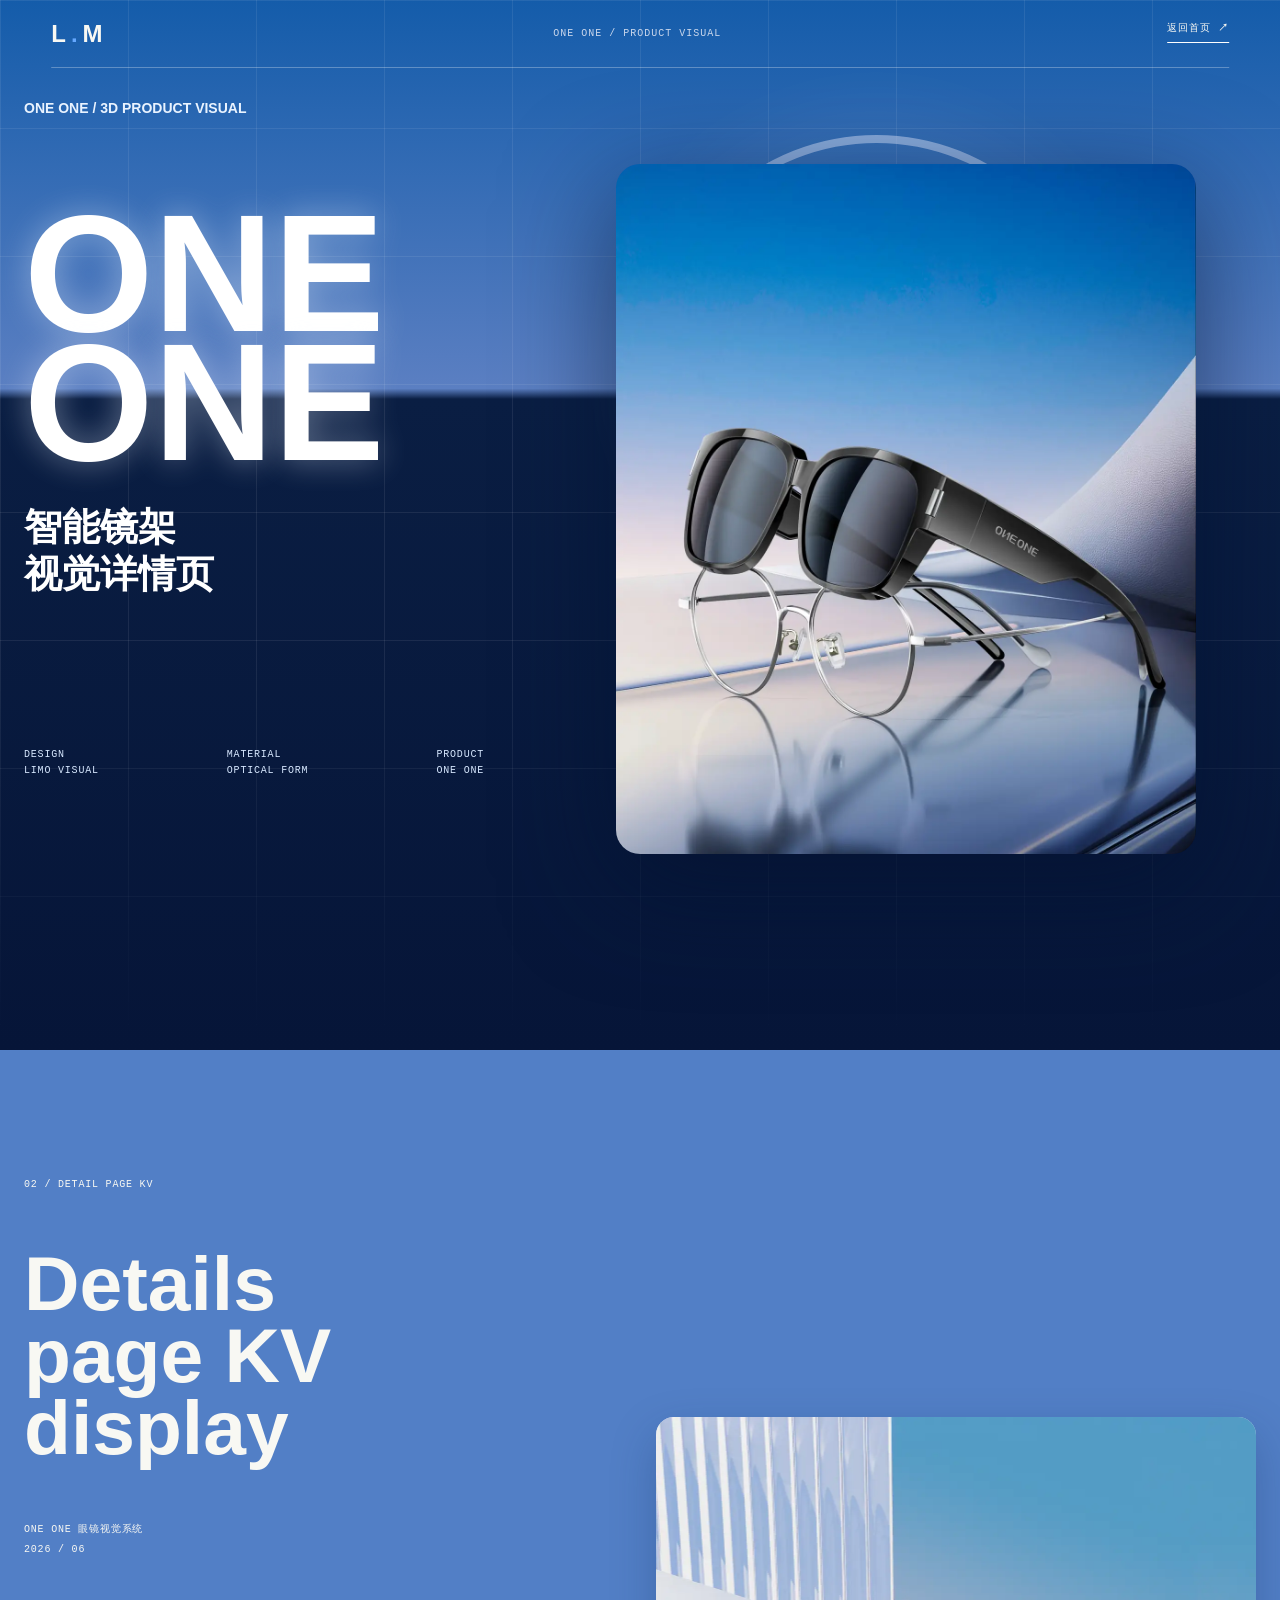
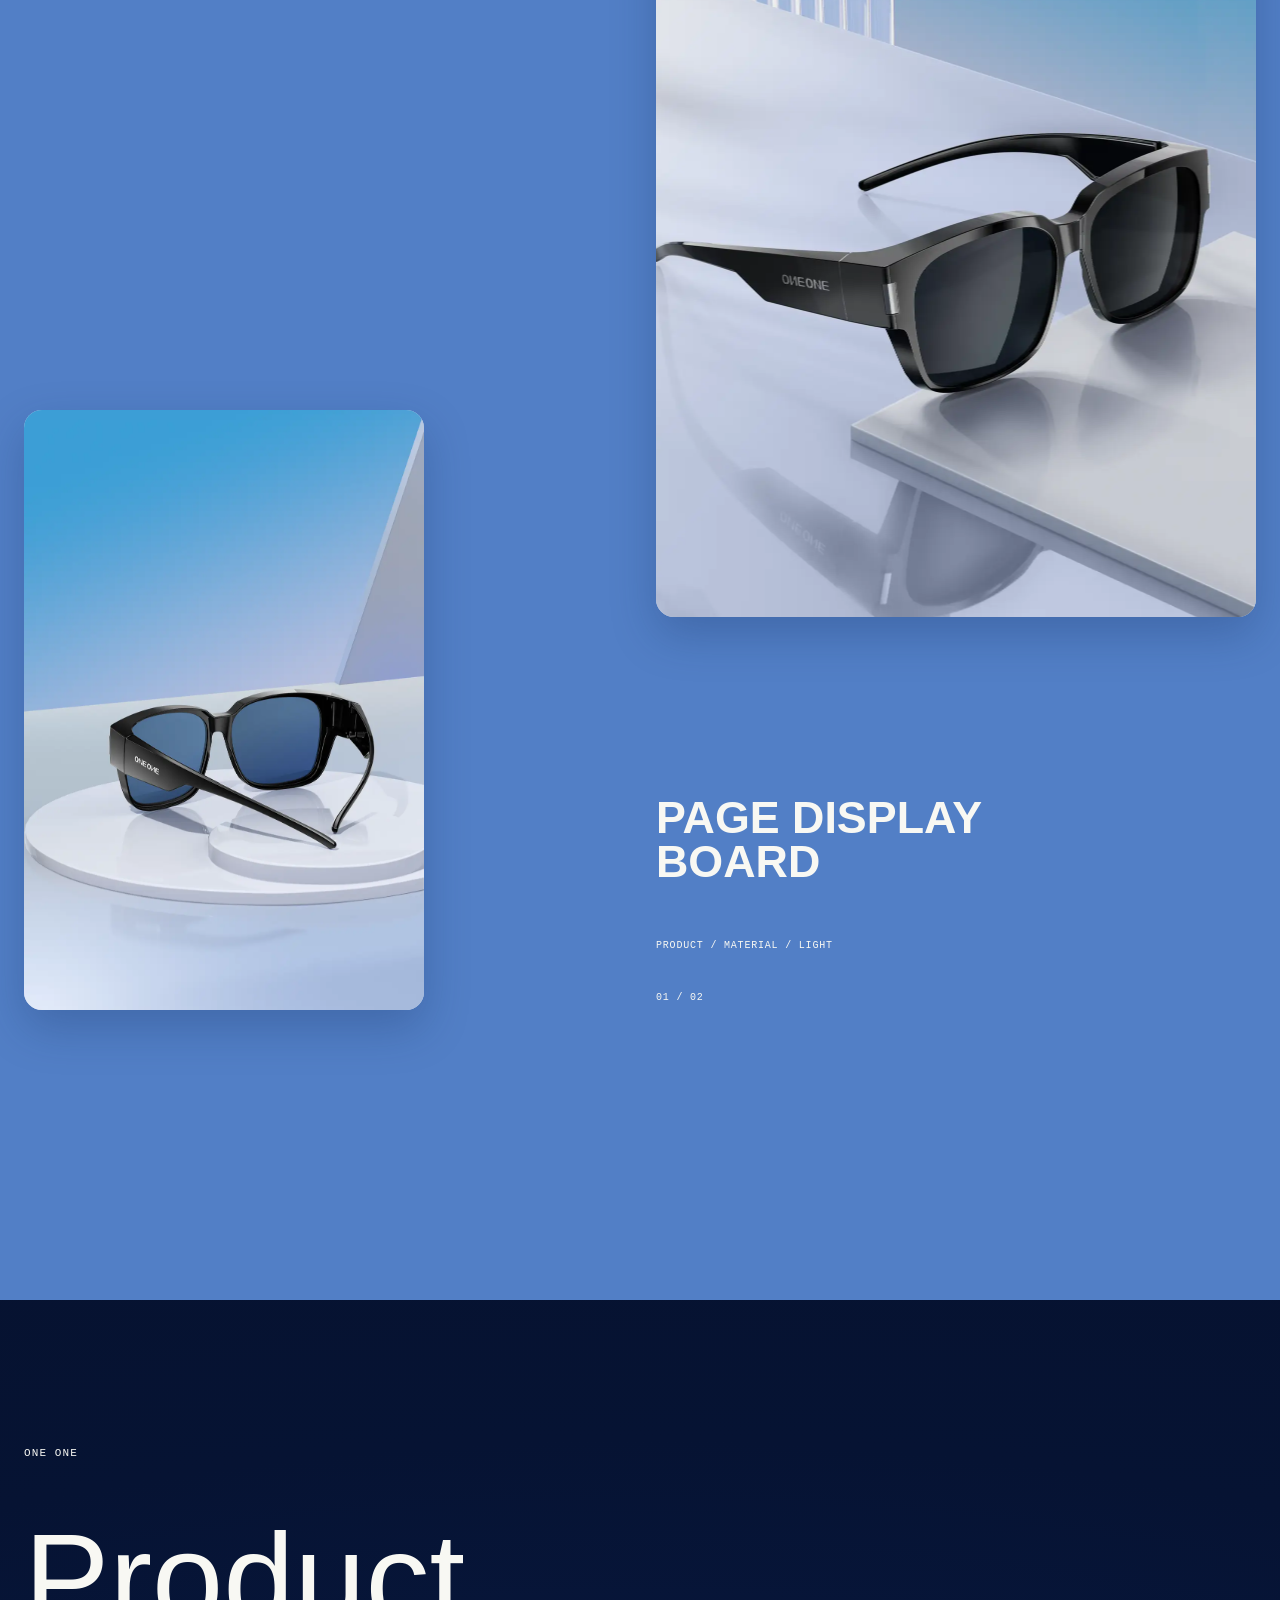
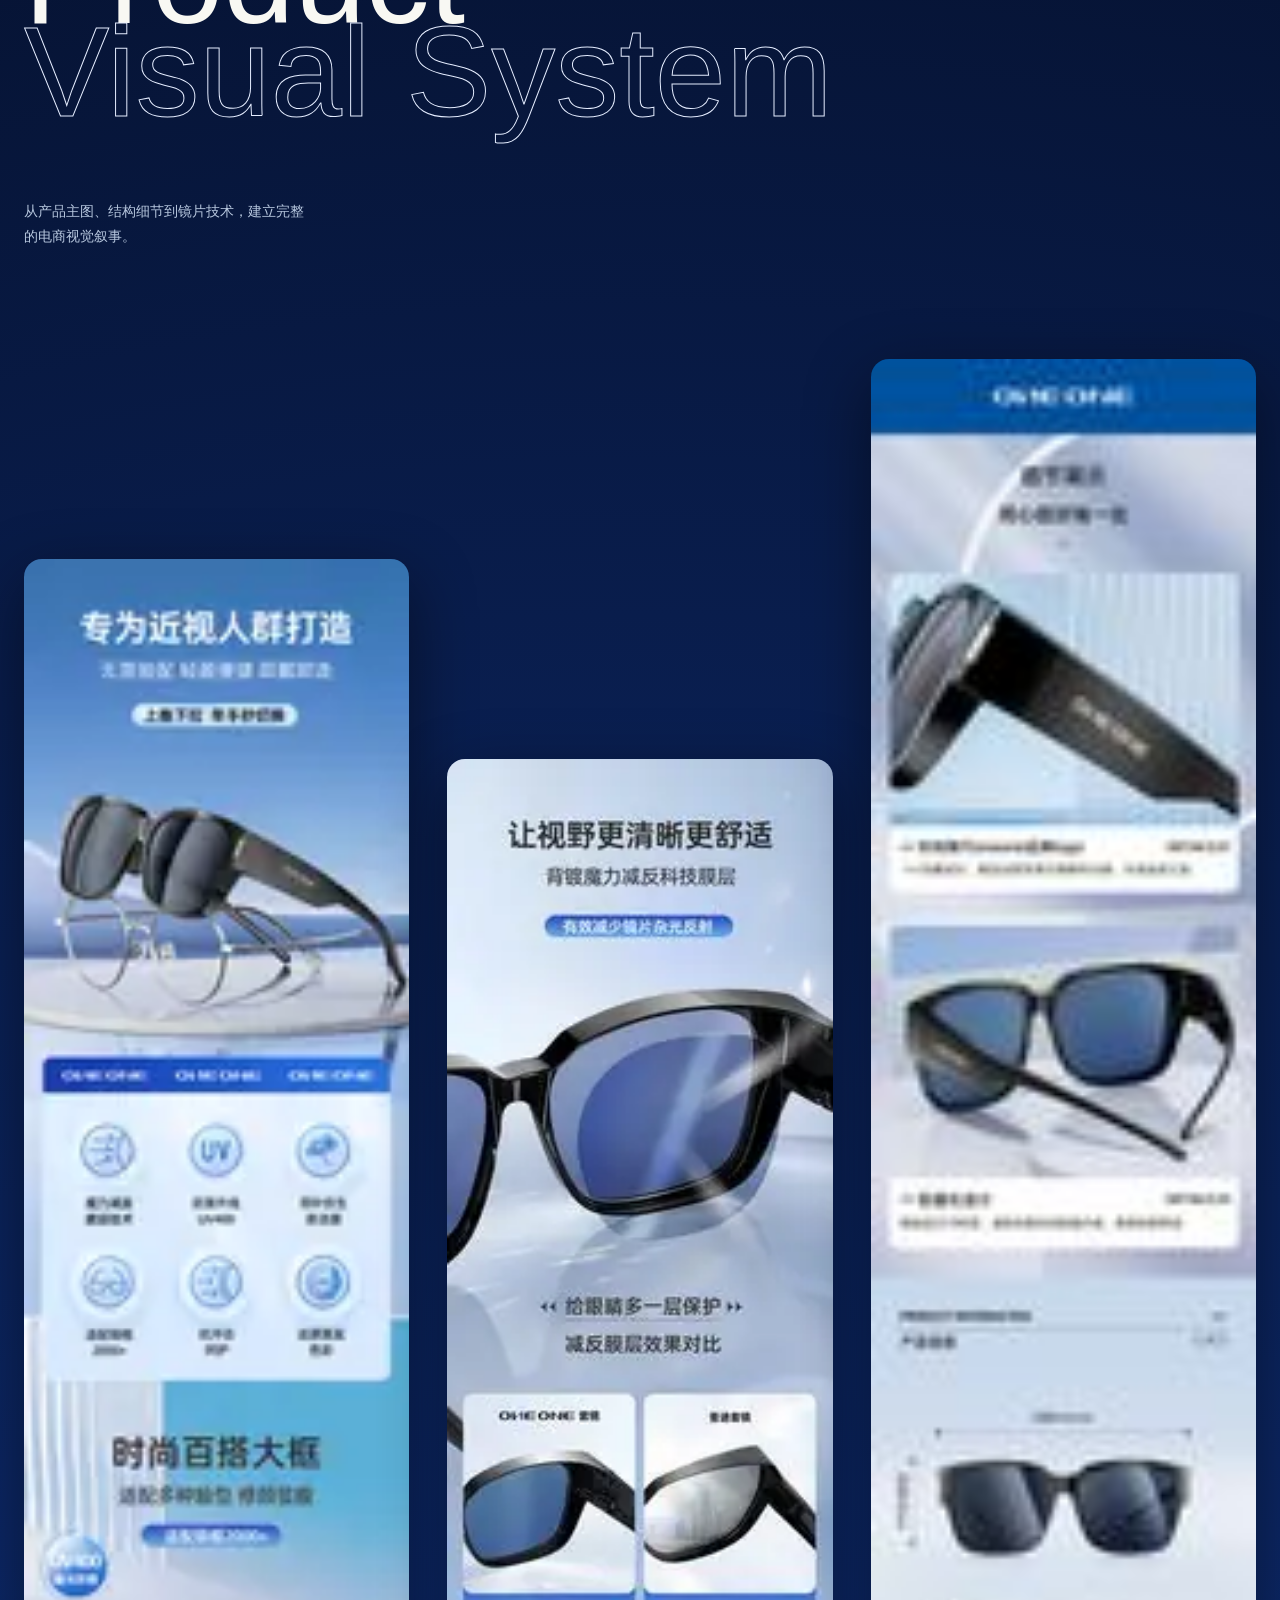
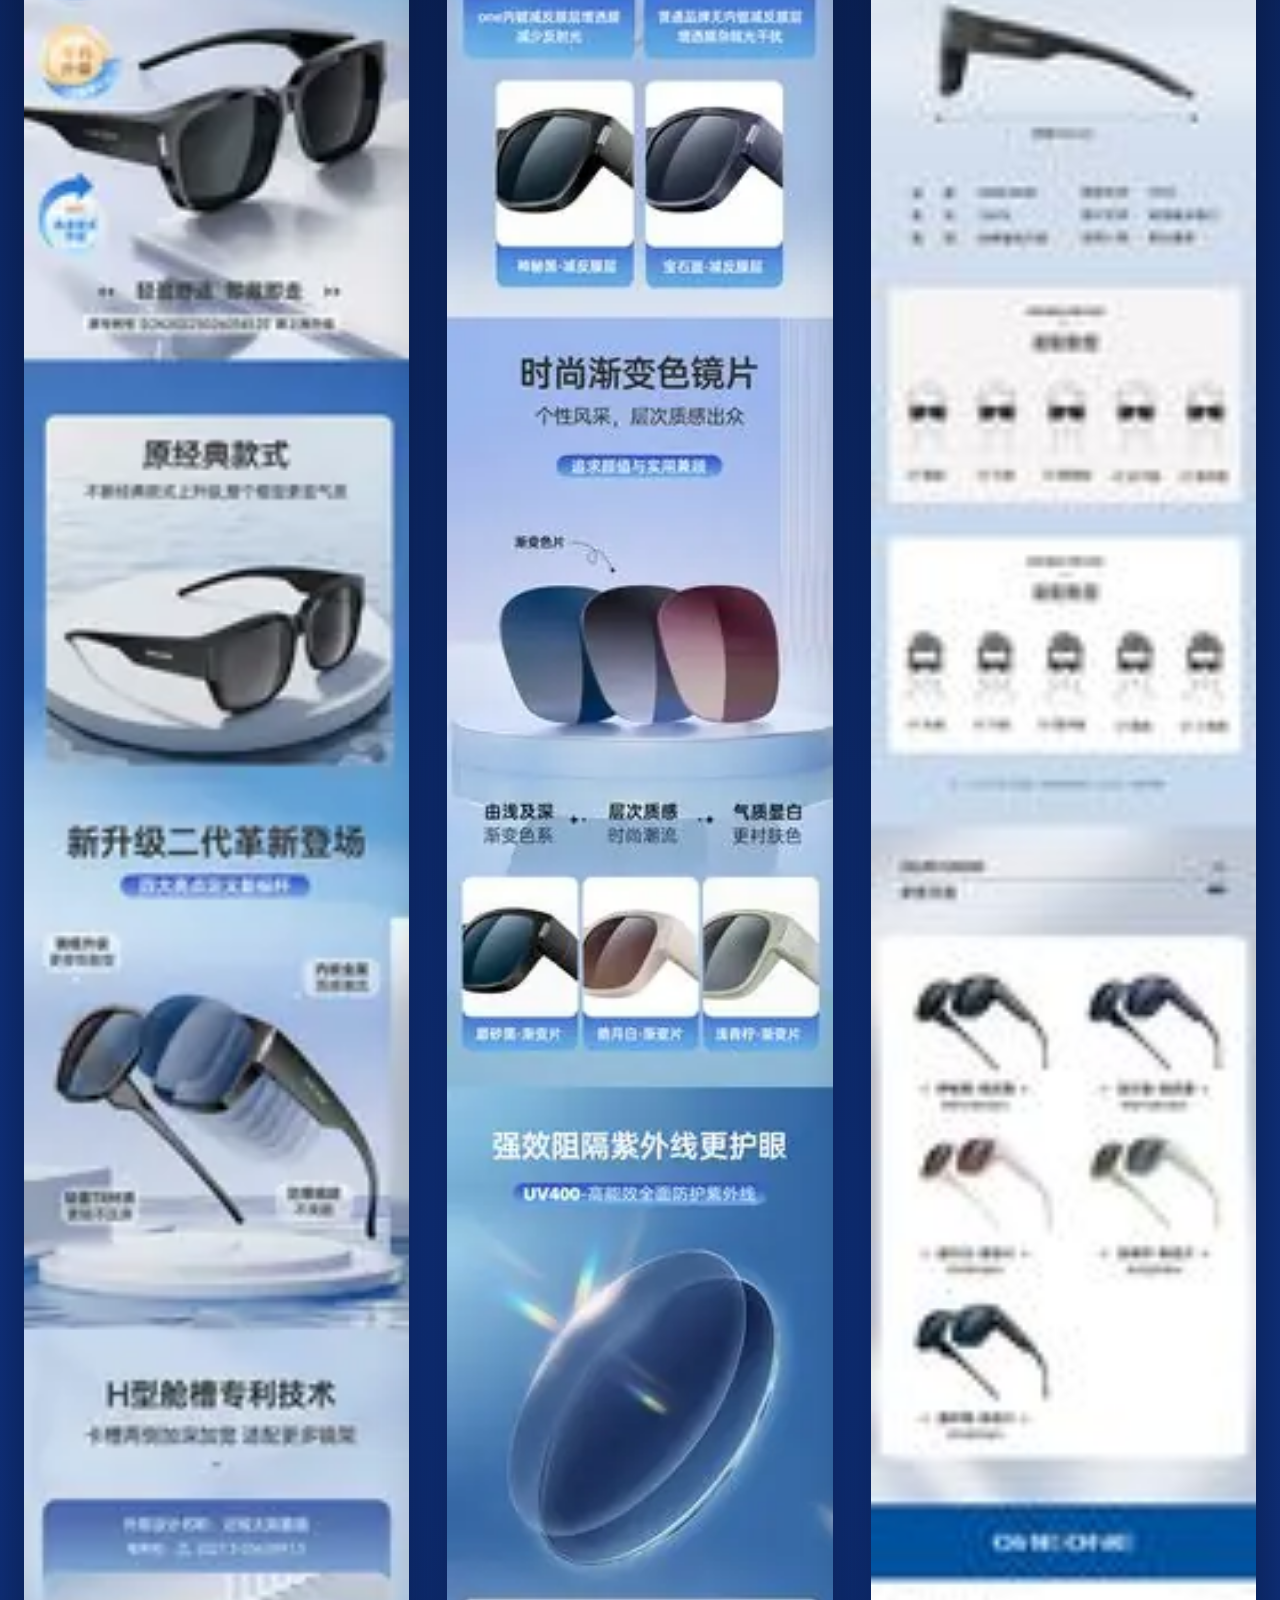
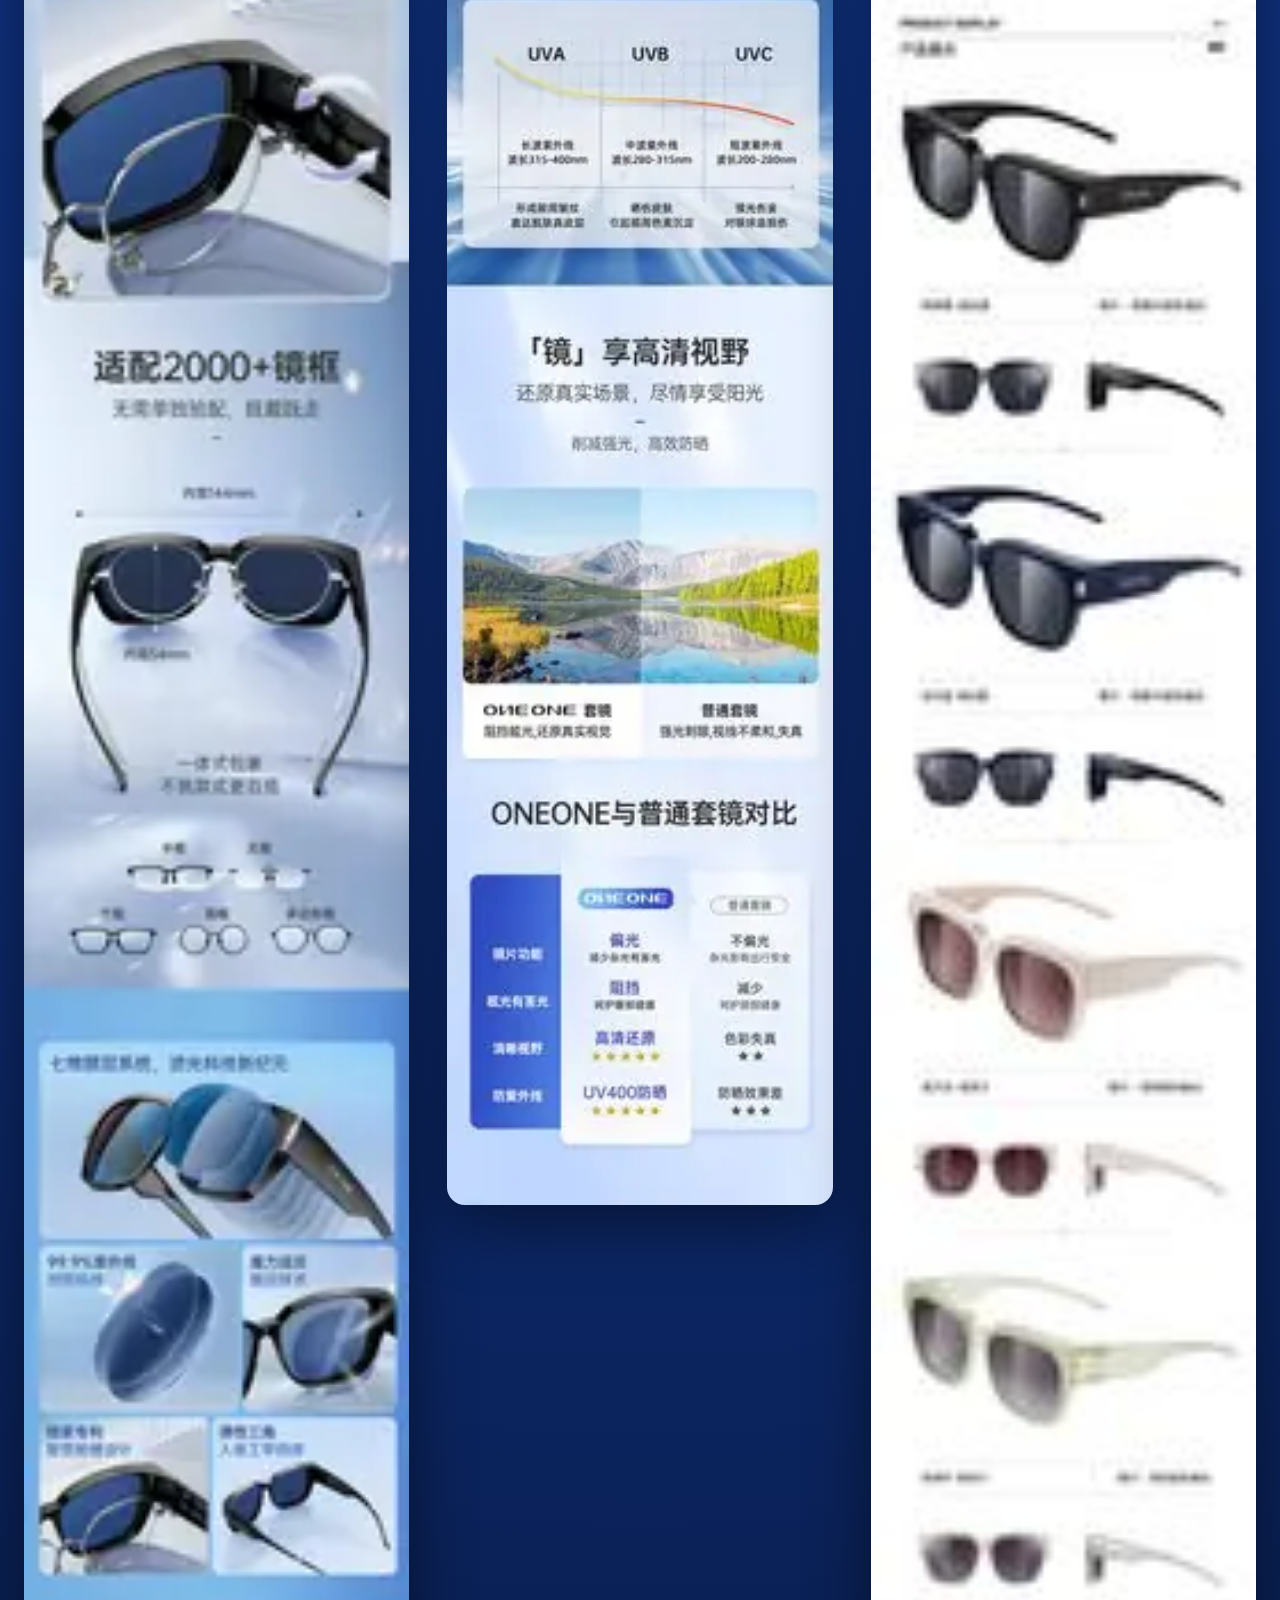
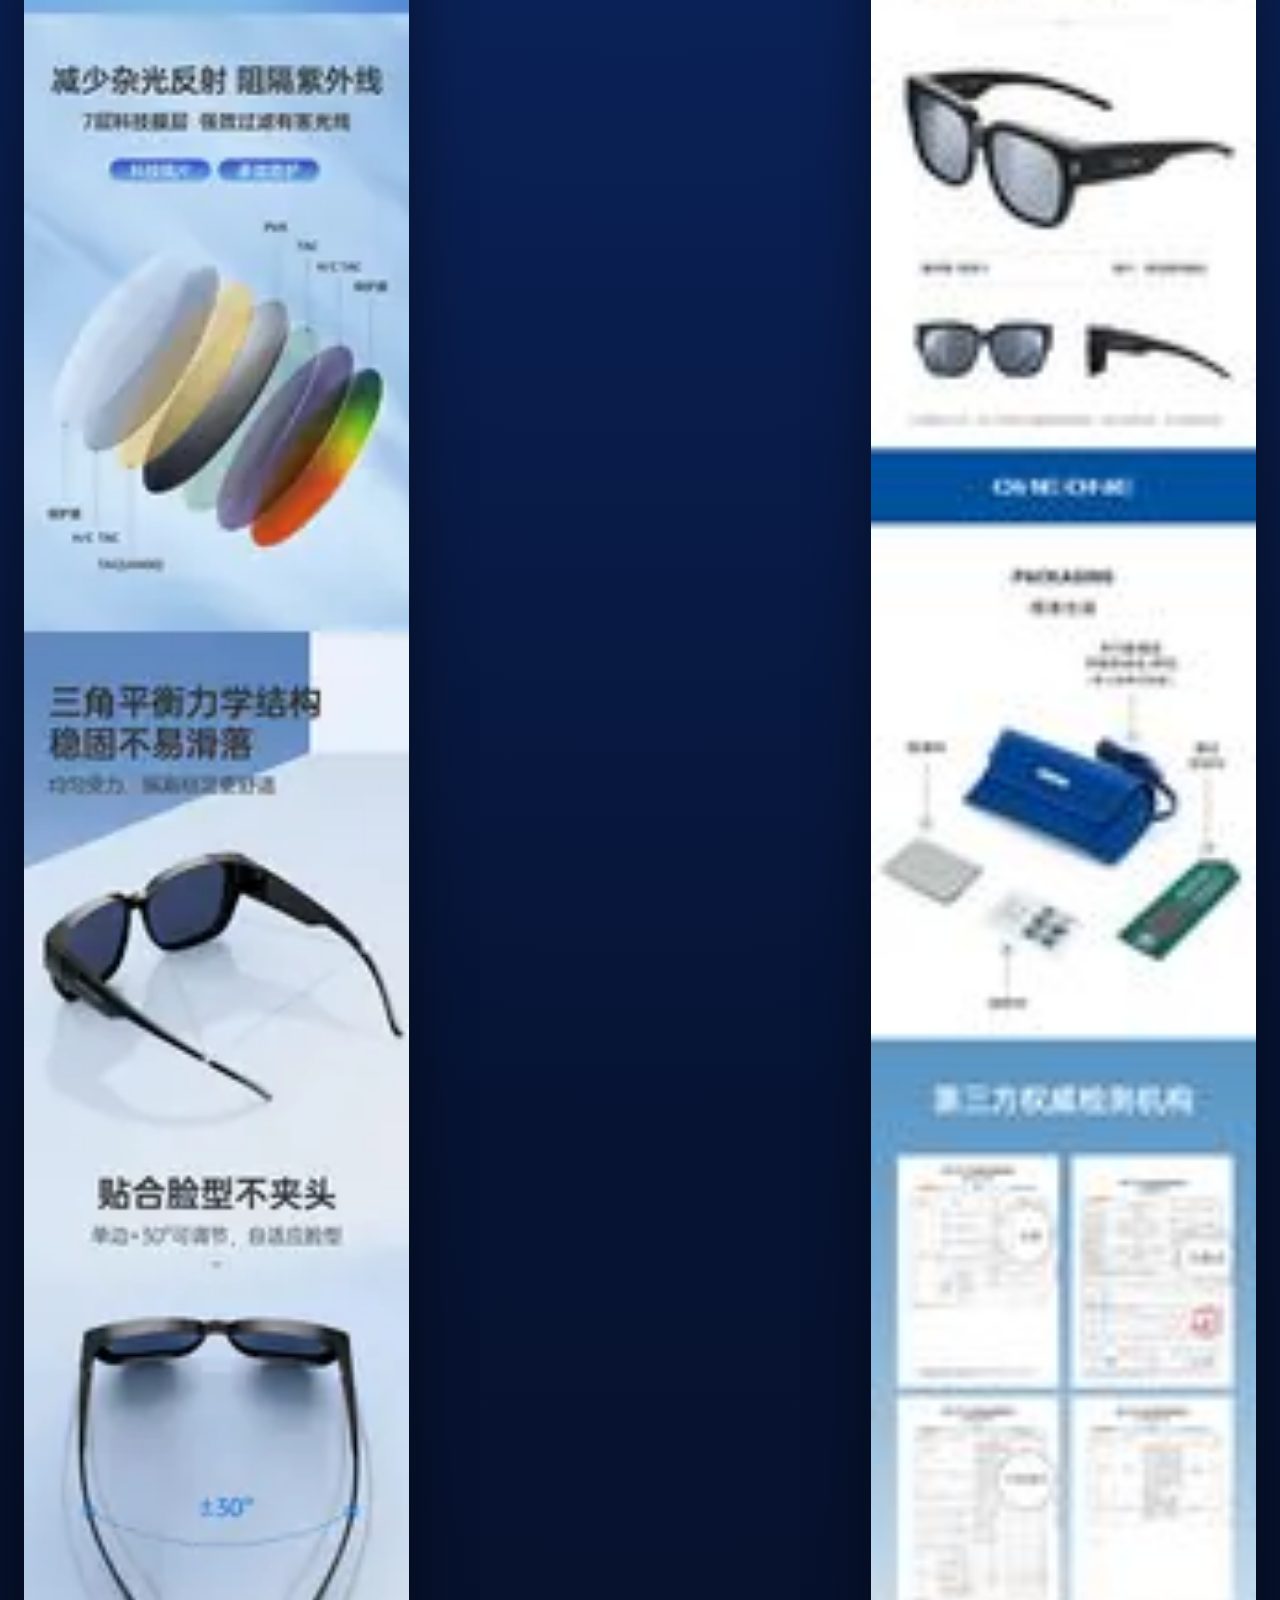
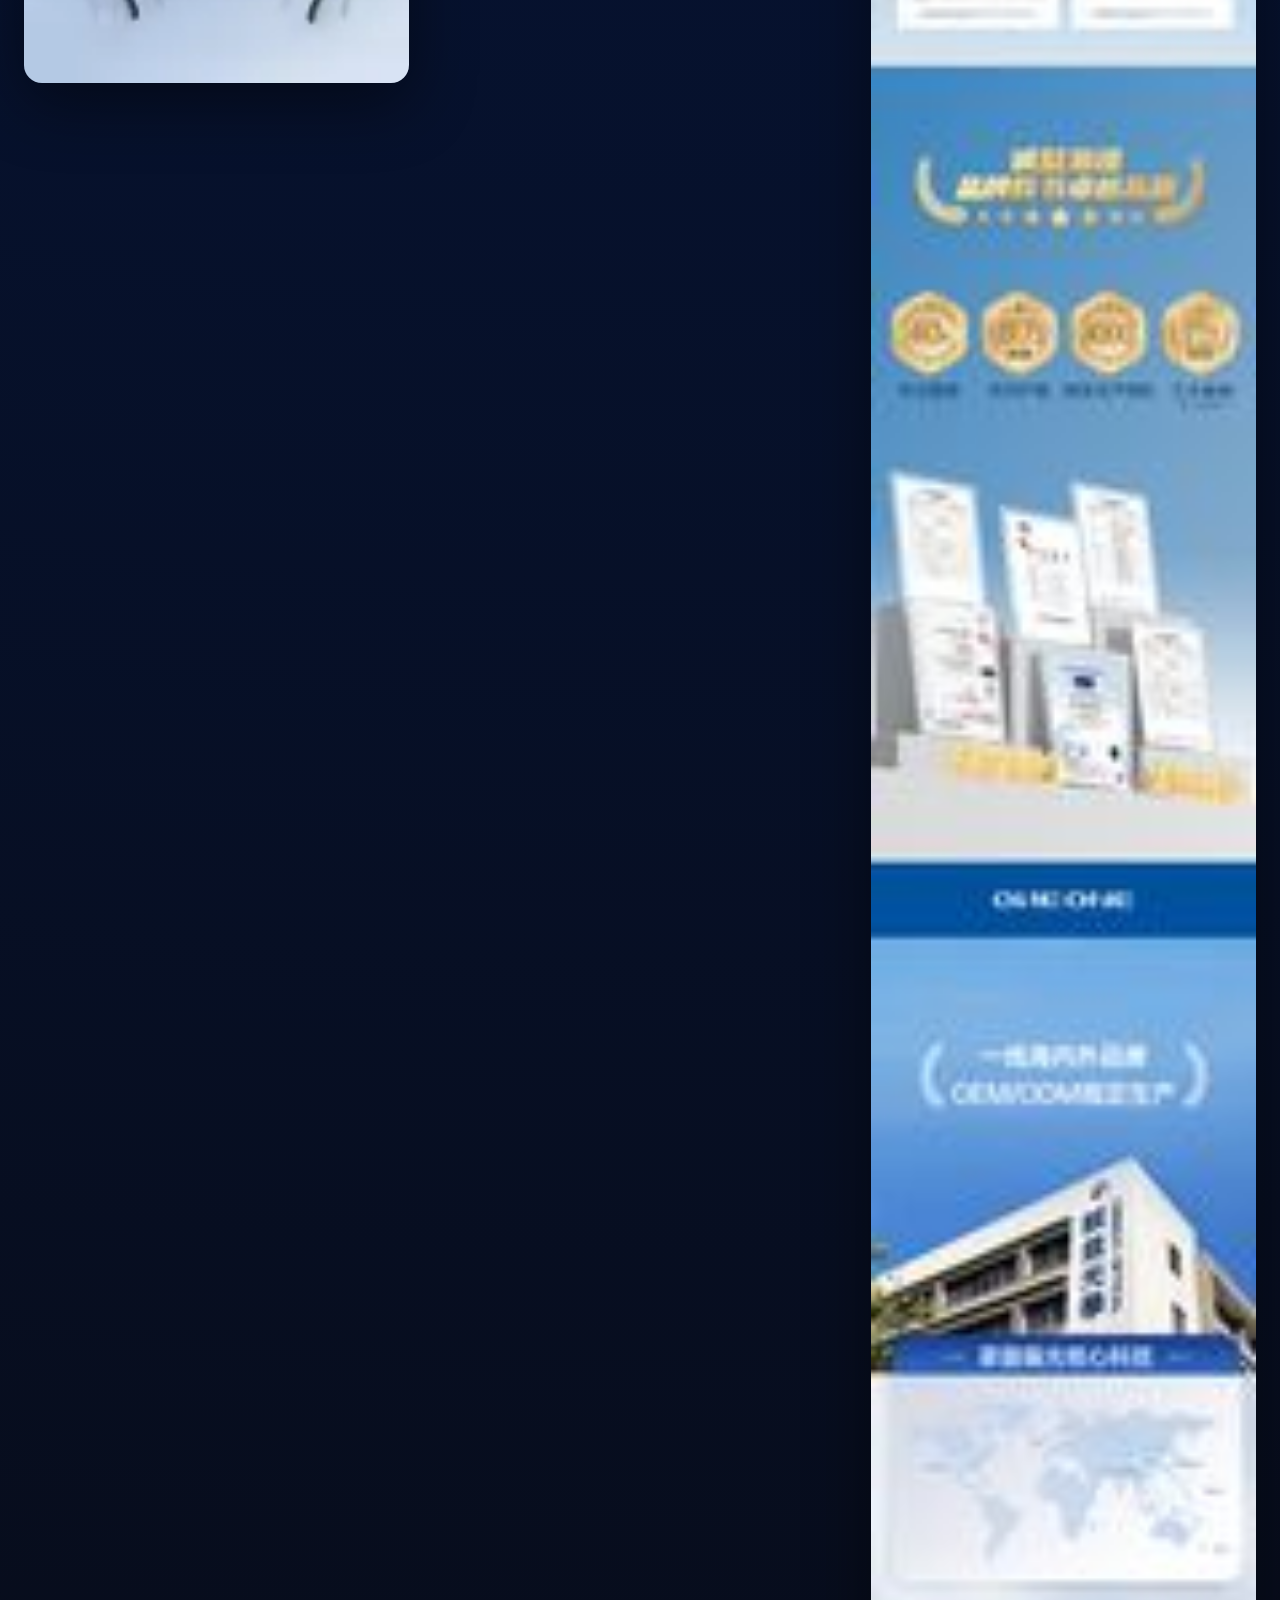
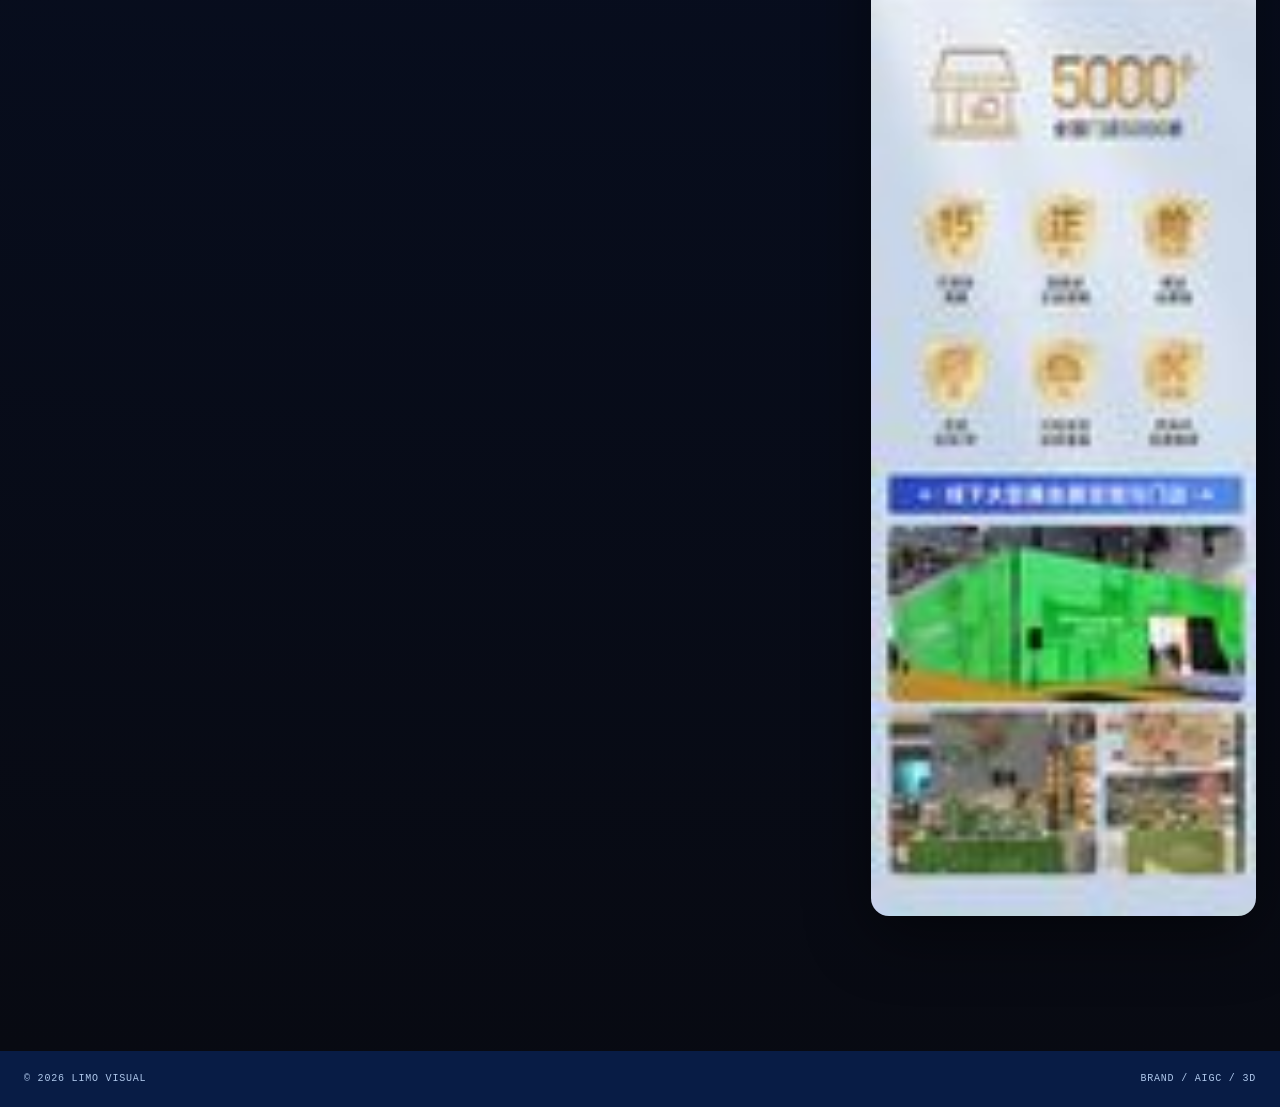
<file: three-dimension.html>
<!doctype html>
<html lang="zh-CN"><head><meta charset="UTF-8"/><meta name="viewport" content="width=device-width,initial-scale=1.0"/><meta name="theme-color" content="#0a1e4b"/><title>LIMO Visual | ONE ONE</title><link rel="stylesheet" href="/assets/c4d-oneone.css"/></head>
<body><header class="site-nav"><a class="brand" href="/index-recover.html">L<span>.</span>M</a><p>ONE ONE / PRODUCT VISUAL</p><a href="/index-recover.html#strength">返回首页 <b>↗</b></a></header><main>
  <section class="kv"><div class="kv-copy"><p>ONE ONE / 3D PRODUCT VISUAL</p><h1>ONE<br/>ONE</h1><h2>智能镜架<br/>视觉详情页</h2><div class="kv-meta"><span>DESIGN<br/>LIMO VISUAL</span><span>MATERIAL<br/>OPTICAL FORM</span><span>PRODUCT<br/>ONE ONE</span></div></div><div class="kv-product"></div><div class="monitor-insert" role="img" aria-label="显示器内的 ONE ONE 产品详情图"></div></section>
  <section class="blue-stage"><div class="stage-title"><p>02 / DETAIL PAGE KV</p><h2>Details<br/>page KV<br/>display</h2><span>ONE ONE 眼镜视觉系统<br/>2026 / 06</span></div><a class="stage-main" href="/assets/oneone-stage-main-replacement.webp" target="_blank" rel="noreferrer"><img src="/assets/oneone-stage-main-replacement.webp" alt="ONE ONE 产品主视觉"/></a><a class="stage-small" href="/assets/oneone-stage-small-replacement.webp" target="_blank" rel="noreferrer"><img src="/assets/oneone-stage-small-replacement.webp" alt="ONE ONE 空间视觉"/></a><div class="stage-note"><h3>PAGE DISPLAY<br/>BOARD</h3><p>PRODUCT / MATERIAL / LIGHT</p><span>01 / 02</span></div></section>
  <section class="blue-cards"><div class="cards-title"><p>03 / FIRST SCREEN DETAILS</p><h2>产品细节<br/>视觉展示</h2><span>3D rendering / Show off</span></div><a href="/assets/oneone-detail-02.webp" target="_blank" rel="noreferrer"><img src="/assets/oneone-detail-02.webp" alt="ONE ONE 功能详情"/></a><a href="/assets/oneone-detail-03.webp" target="_blank" rel="noreferrer"><img src="/assets/oneone-detail-03.webp" alt="ONE ONE 镜片详情"/></a></section>
  <section class="gallery"><header><p>ONE ONE</p><h2>Product<br/><em>Visual System</em></h2><span>从产品主图、结构细节到镜片技术，建立完整的电商视觉叙事。</span></header><div class="gallery-grid"><a href="/assets/oneone-detail-02.webp" target="_blank" rel="noreferrer"><img src="/assets/oneone-detail-02.webp" alt="完整功能详情"/></a><a href="/assets/oneone-detail-03.webp" target="_blank" rel="noreferrer"><img src="/assets/oneone-detail-03.webp" alt="完整镜片详情"/></a><a href="/assets/oneone-product-sheet.jpg" target="_blank" rel="noreferrer"><img src="/assets/oneone-product-sheet.jpg" alt="产品资料档案"/></a></div></section>
</main><footer><span>© 2026 LIMO VISUAL</span><span>BRAND / AIGC / 3D</span></footer></body></html>
</file>
<file: assets/ai-brand-visual.css>
:root{
  --bg:#070709;
  --deep:#02060c;
  --panel:#080d15;
  --panel-soft:#10151f;
  --ink:#f2eff2;
  --muted:#858892;
  --title:#aaa7af;
  --title-strong:#c9c7ce;
  --line:#ffffff1c;
  --orange:#ff6a1f;
  --shell:min(1500px,calc(100vw - 96px));
  font-family:"Microsoft YaHei","PingFang SC",Arial,sans-serif;
  color:var(--ink);
  background:var(--bg);
}

*{box-sizing:border-box}
html{background:var(--bg)}
body{margin:0;background:linear-gradient(180deg,#121216 0%,#07101a 38%,#02060c 100%);overflow-x:hidden}
a{color:inherit;text-decoration:none}
img,video{display:block;max-width:100%;-webkit-user-drag:none;user-select:none}

.shell{width:var(--shell);margin:0 auto}

.aurora-bg{
  position:fixed;
  inset:0;
  z-index:0;
  overflow:hidden;
  pointer-events:none;
  background:
    radial-gradient(circle at 75% 8%,#ff68122a,transparent 30%),
    linear-gradient(180deg,#151019 0%,#07101a 42%,#02060c 100%);
}

.aurora-bg::after{
  content:"";
  position:absolute;
  inset:0;
  pointer-events:none;
  background:
    linear-gradient(180deg,#02060c00 0%,#02060c88 56%,#02060c 100%),
    repeating-linear-gradient(90deg,transparent 0 calc(20% - 1px),#ffffff08 calc(20% - 1px) 20%);
}

#aurora-canvas{
  width:100%;
  height:100%;
  opacity:.88;
  mix-blend-mode:screen;
}

main,
footer{
  position:relative;
  z-index:1;
}

.site-nav{
  position:absolute;
  z-index:20;
  top:16px;
  left:50%;
  transform:translateX(-50%);
  width:min(1650px,calc(100vw - 120px));
  max-width:none;
  height:58px;
  display:flex;
  align-items:center;
  justify-content:space-between;
  padding:0 22px;
  border:1px solid #ffffff3c;
  border-radius:18px;
  font:inherit;
  letter-spacing:0;
  background:linear-gradient(180deg,#2a2b31e8,#23242ae3);
  box-shadow:0 18px 48px #0005,inset 0 1px 0 #ffffff1c;
  backdrop-filter:blur(18px);
}

.brand{
  color:var(--ink);
  font-size:24px;
  font-weight:800;
  line-height:1;
  letter-spacing:4px;
}

.brand span{
  color:var(--orange);
  font-size:27px;
}

.nav-links{
  display:flex;
  align-items:center;
  justify-content:center;
  gap:clamp(86px,9.2vw,160px);
  min-width:0;
}

.nav-links a{
  color:#d3d1d5;
  font:500 14px/1 "Microsoft YaHei",sans-serif;
  letter-spacing:0;
  white-space:nowrap;
  transition:color .25s;
}

.nav-links a:hover{color:#fff}
.nav-links span{
  color:var(--orange);
  margin-right:8px;
  font:700 13px/1 Consolas,"Microsoft YaHei",monospace;
}

.nav-skills-menu{
  position:fixed;
  width:144px;
  z-index:30;
  display:grid;
  grid-template-columns:1fr;
  min-height:0;
  overflow:hidden;
  border:1px solid rgba(255,255,255,.12);
  background:rgba(22,22,28,.98);
  box-shadow:0 14px 26px rgba(0,0,0,.30);
  opacity:0;
  pointer-events:none;
  transform:translate(0,-8px);
  transition:opacity .22s ease,transform .22s ease;
}

.nav-skills-menu.is-open{
  opacity:1;
  pointer-events:auto;
  transform:translate(0,0);
}

.nav-skills-menu a{
  display:flex;
  align-items:center;
  justify-content:flex-start;
  gap:8px;
  min-height:32px;
  padding:0 14px;
  border-bottom:1px solid rgba(255,255,255,.06);
  color:rgba(244,242,238,.58);
  font-size:12px;
  font-weight:500;
  text-decoration:none;
  transition:color .2s ease,background-color .2s ease;
}

.nav-skills-menu a:last-child{border-bottom:0}

.nav-skills-menu a i{
  width:8px;
  height:8px;
  border:1px solid var(--orange);
  border-radius:50%;
}

.nav-skills-menu a:hover{
  color:#fff;
  background:rgba(255,255,255,.045);
}

.contact-pill{
  border:1px solid #ffffffa6;
  border-radius:999px;
  padding:13px 18px 13px 21px;
  color:var(--ink);
  letter-spacing:0;
  font:12px/1 "Microsoft YaHei",sans-serif;
  background:transparent;
  white-space:nowrap;
  transition:all .25s;
}

.contact-pill:hover{
  color:#101014;
  background:#fff;
}

.page-brand-planning .site-nav{
  top:10px;
  width:min(1650px,calc(100vw - 120px));
  height:58px;
  padding:0 22px;
  border:1px solid #ffffff3c;
  border-radius:18px;
  background:linear-gradient(180deg,#2a2b31e8,#23242ae3);
  box-shadow:0 18px 48px #0005,inset 0 1px 0 #ffffff1c;
}

.page-brand-planning .brand{
  letter-spacing:6px;
}

.page-brand-planning .contact-pill{
  padding:12px 16px 12px 19px;
}

.hero{
  position:relative;
  min-height:50vh;
  padding-top:148px;
  padding-bottom:80px;
}

.hero::before,
.feature-visual::before,
.portrait-wall::before{
  content:"";
  position:absolute;
  inset:0;
  pointer-events:none;
  background:repeating-linear-gradient(90deg,transparent 0 calc(20% - 1px),#ffffff0d calc(20% - 1px) 20%);
  opacity:.42;
}

.hero-kicker,
.hero-copy p,
.statement p{
  margin:0;
  color:var(--orange);
  font:700 11px/1.5 Consolas,"Microsoft YaHei",monospace;
  letter-spacing:.14em;
}

.hero-layout{
  position:relative;
  z-index:1;
  display:grid;
  grid-template-columns:minmax(0,1fr) minmax(380px,.62fr);
  gap:clamp(42px,7vw,110px);
  align-items:end;
  margin-top:42px;
  padding-bottom:58px;
  border-bottom:1px solid var(--line);
}

.hero-copy h1{
  margin:22px 0 0;
  max-width:1180px;
  color:var(--title);
  font-size:clamp(52px,6.35vw,104px);
  line-height:1.02;
  font-weight:520;
  letter-spacing:-.045em;
  text-wrap:balance;
}

.hero-note{
  justify-self:end;
  width:min(540px,100%);
  color:#8f97a6;
  font-size:clamp(13px,1.02vw,18px);
  line-height:2;
  padding-bottom:8px;
}

.planning-hero{
  position:relative;
  min-height:100vh;
  overflow:hidden;
  display:flex;
  align-items:flex-end;
  background:#5d1010;
}

.planning-hero__image{
  position:absolute;
  inset:0;
  width:100%;
  height:100%;
  object-fit:cover;
  object-position:center center;
  filter:saturate(1.02) contrast(1.02);
}

.planning-hero__overlay{
  position:absolute;
  inset:0;
  pointer-events:none;
  background:
    linear-gradient(90deg,#07080cd4 0%,#07080c78 30%,#07080c18 58%,#07080c00 100%),
    linear-gradient(0deg,#07080ce0 0%,#07080c42 28%,#07080c00 56%);
}

.planning-hero__content{
  position:relative;
  z-index:1;
  display:grid;
  grid-template-columns:minmax(0,1fr) minmax(300px,440px);
  align-items:end;
  gap:42px;
  padding-top:150px;
  padding-bottom:76px;
}

.planning-hero .hero-kicker,
.planning-hero .hero-copy p{
  color:#f4c09e;
}

.planning-hero .hero-kicker{
  opacity:.42;
  transform:translateY(170px);
}

.planning-hero .hero-copy{
  align-self:end;
  justify-self:end;
  width:min(980px,calc(100vw - 96px));
  text-align:right;
  transform:translateY(-250px);
}

.planning-hero .hero-copy h1{
  max-width:none;
  color:#fff8f0;
  font-size:clamp(46px,4.85vw,78px);
  line-height:1.03;
  letter-spacing:-.035em;
  text-shadow:0 22px 50px #0505068c;
}

.planning-hero .hero-copy h1 span{
  white-space:nowrap;
}

.planning-hero .hero-note{
  grid-column:2;
  justify-self:end;
  width:min(760px,100%);
  text-align:right;
  color:#f3e1d6;
  text-shadow:0 12px 34px #050506a8;
  transform:translateY(-150px);
}

.page-brand-planning .duo-slider{
  padding-top:108px;
}

.page-brand-planning .duo-slider--triple{
  padding-top:126px;
  padding-bottom:138px;
}

.page-brand-planning .duo-slider--triple .duo-slider__stage{
  min-height:728px;
}

.page-brand-planning .duo-slider--triple .duo-slider__viewport{
  width:min(1300px,88vw);
}

.page-brand-planning .duo-slider--triple .duo-slide{
  grid-template-columns:repeat(3,minmax(0,1fr));
  padding:69px 0;
}

.page-brand-planning .duo-slider--triple .duo-slide img{
  height:590px;
  aspect-ratio:auto;
}

.page-brand-planning .duo-slider--triple .duo-slide img:first-child{
  border-radius:28px 0 0 28px;
}

.page-brand-planning .duo-slider--triple .duo-slide img:not(:first-child):not(:last-child){
  border-radius:0;
}

.page-brand-planning .duo-slider--triple .duo-slide img:last-child{
  border-radius:0 28px 28px 0;
}

.page-brand-planning .duo-slider--triple .duo-slider__dots{
  bottom:84px;
}

.page-brand-planning .duo-slider--triple .duo-slider__arrow--prev{
  left:-76px;
}

.page-brand-planning .duo-slider--triple .duo-slider__arrow--next{
  right:-76px;
}

.planning-frame-showcase{
  padding:118px 0 34px;
  border-bottom:1px solid var(--line);
}

.planning-frame-showcase--upper{
  padding-bottom:0;
  border-bottom:0;
}

.planning-video-showcase{
  width:min(900px,calc(100vw - 140px));
  padding:92px 0 36px;
  display:grid;
  grid-template-columns:repeat(2,minmax(0,1fr));
  gap:72px;
}

.planning-video-frame{
  margin:0;
  overflow:hidden;
  aspect-ratio:9/16;
  border-radius:26px;
  border:0;
  background:#05080d;
  box-shadow:0 0 0 1px #05080d;
  clip-path:inset(0 round 26px);
  isolation:isolate;
  line-height:0;
}

.planning-video-frame video{
  width:100%;
  height:100%;
  display:block;
  object-fit:cover;
  border:0;
  outline:0;
  background:#05080d;
  cursor:pointer;
}

.planning-frame-set{
  display:grid;
  gap:34px;
}

.planning-frame-set + .planning-frame-set{
  margin-top:96px;
}

.planning-frame-row{
  display:grid;
  gap:28px;
}

.planning-frame-row--three{
  grid-template-columns:repeat(3,minmax(0,1fr));
}

.planning-frame-row--two{
  grid-template-columns:repeat(2,minmax(0,1fr));
  width:min(920px,76%);
  margin-left:auto;
}

.planning-frame{
  margin:0;
  overflow:hidden;
  border-radius:24px;
  background:transparent;
}

.planning-frame--portrait{
  aspect-ratio:3/4.62;
}

.planning-frame--tall{
  aspect-ratio:9/15.5;
}

.planning-frame img{
  width:100%;
  height:100%;
  display:block;
  object-fit:cover;
  filter:saturate(.94) contrast(1.05) brightness(.94);
}

.feature-visual{
  position:relative;
  padding:56px 0 104px;
}

.feature-copy{
  position:absolute;
  z-index:2;
  top:102px;
  left:48px;
  color:#151923;
  display:none;
}

.feature-copy p{margin:0 0 10px;font-size:clamp(20px,2.05vw,34px);font-weight:540;line-height:1.12;letter-spacing:-.045em}
.feature-copy h2{margin:0;color:#3a3d45;font-size:clamp(13px,1.05vw,18px);font-weight:460;line-height:1.25}

.feature-visual figure{
  position:relative;
  z-index:1;
  margin:0;
  overflow:hidden;
  border-radius:24px;
  background:#cfd9e5;
  height:min(980px,62vw);
  min-height:620px;
}

.feature-visual img{
  position:absolute;
  inset:0;
  width:100%;
  height:100%;
  object-fit:cover;
  object-position:center 42%;
  opacity:0;
  filter:saturate(.86) contrast(1.05) brightness(.92);
  transition:opacity 1.2s cubic-bezier(.2,.8,.2,1),transform 5.2s ease;
  transform:scale(1.035);
}

.feature-visual img.is-active{
  opacity:1;
  transform:scale(1);
}

.duo-slider{
  position:relative;
  padding:18px 0 116px;
}

.duo-slider__meta{
  width:100%;
  margin:0 auto 54px;
  display:flex;
  align-items:flex-start;
  justify-content:space-between;
  color:#aeb4c0;
  font:500 11px/1.35 Consolas,"Microsoft YaHei",monospace;
  letter-spacing:.08em;
  text-transform:uppercase;
}

.duo-slider__meta span:last-child{
  text-align:right;
}

.duo-slider__stage{
  position:relative;
  min-height:520px;
  overflow:visible;
}

.duo-slider__viewport{
  width:min(1160px,74vw);
  margin:0 auto;
  overflow:hidden;
}

.duo-slider__track{
  display:flex;
  width:100%;
  transition:transform .72s cubic-bezier(.2,.8,.2,1);
  will-change:transform;
}

.duo-slide{
  flex:0 0 100%;
  display:grid;
  grid-template-columns:1fr 1fr;
  gap:0;
  padding:70px 0 78px;
}

.duo-slide img{
  width:100%;
  aspect-ratio:1 / 1.16;
  height:auto;
  min-height:0;
  object-fit:cover;
  display:block;
  filter:saturate(.88) contrast(1.04) brightness(.95);
}

.duo-slide img:first-child{
  border-radius:24px 0 0 24px;
}

.duo-slide img:last-child{
  border-radius:0 24px 24px 0;
}

.duo-slider__arrow{
  position:absolute;
  z-index:3;
  top:50%;
  width:42px;
  height:42px;
  border:1px solid #ffffff33;
  border-radius:50%;
  display:grid;
  place-items:center;
  color:#f6f3ed;
  background:#ffffff08;
  font:300 34px/1 Arial,sans-serif;
  cursor:pointer;
  transform:translateY(-50%);
  transition:background .25s,border-color .25s,transform .25s;
}

.duo-slider__arrow:hover{
  border-color:#ffffff72;
  background:#ffffff14;
  transform:translateY(-50%) scale(1.04);
}

.duo-slider__arrow--prev{left:26px}
.duo-slider__arrow--next{right:26px}

.duo-slider__dots{
  position:absolute;
  left:50%;
  bottom:42px;
  z-index:4;
  display:flex;
  gap:9px;
  transform:translateX(-50%);
}

.duo-slider__dot{
  width:7px;
  height:7px;
  border:0;
  border-radius:999px;
  padding:0;
  background:#ffffff45;
  cursor:pointer;
  transition:width .25s,background .25s;
}

.duo-slider__dot.is-active{
  width:24px;
  background:#fff;
}

.statement{
  position:relative;
  padding:132px 0 118px;
  display:grid;
  grid-template-columns:1fr;
  gap:58px;
  border-top:1px solid var(--line);
  border-bottom:1px solid var(--line);
}

.page-brand-planning .statement{
  border-top:0;
}

.statement h2{
  margin:22px 0 0;
  max-width:1500px;
  color:#c4c2ca;
  font-size:clamp(32px,3.65vw,58px);
  line-height:1.12;
  font-weight:500;
  letter-spacing:-.032em;
  background:linear-gradient(180deg,#d7d5dc 0%,#b8b7bf 52%,#8f9098 100%);
  -webkit-background-clip:text;
  background-clip:text;
  -webkit-text-fill-color:transparent;
}

.statement-tags{
  display:grid;
  grid-template-columns:repeat(4,1fr);
  gap:18px;
}

.statement-tags span{
  min-height:64px;
  padding:16px 18px;
  display:flex;
  align-items:flex-end;
  border:1px solid var(--line);
  border-radius:8px;
  background:linear-gradient(145deg,#ffffff10,#ffffff05);
  color:#c6c3ca;
  font:700 11px/1.45 Consolas,"Microsoft YaHei",monospace;
  letter-spacing:.12em;
}

.wide-slider{
  position:relative;
  padding:124px 0 116px;
  border-bottom:1px solid var(--line);
}

.wide-slider__stage{
  position:relative;
  width:min(1360px,calc(100% - 136px));
  margin:0 auto;
}

.wide-slider--duo .wide-slider__stage{
  width:min(1000px,calc(100% - 136px));
}

.wide-slider__viewport{
  width:100%;
  margin:0 auto;
  overflow:hidden;
  border-radius:24px;
  background:#111822;
  box-shadow:0 34px 90px #0006;
}

.wide-slider__track{
  display:flex;
  width:100%;
  transition:transform .78s cubic-bezier(.2,.8,.2,1);
  will-change:transform;
}

.wide-slide{
  flex:0 0 100%;
}

.wide-slider--duo .wide-slide{
  display:grid;
  grid-template-columns:repeat(2,minmax(0,1fr));
}

.wide-slide img{
  width:100%;
  aspect-ratio:12 / 7;
  height:auto;
  display:block;
  object-fit:cover;
  filter:saturate(.9) contrast(1.05) brightness(.92);
}

.wide-slider--duo .wide-slide img{
  aspect-ratio:9 / 13;
  height:100%;
  object-fit:cover;
  object-position:center center;
}

.wide-slider__arrow{
  position:absolute;
  z-index:3;
  top:50%;
  width:42px;
  height:42px;
  border:1px solid #ffffff33;
  border-radius:50%;
  display:grid;
  place-items:center;
  color:#f6f3ed;
  background:#ffffff08;
  font:300 34px/1 Arial,sans-serif;
  cursor:pointer;
  transform:translateY(-50%);
  transition:background .25s,border-color .25s,transform .25s;
}

.wide-slider__arrow:hover{
  border-color:#ffffff72;
  background:#ffffff14;
  transform:translateY(-50%) scale(1.04);
}

.wide-slider__arrow--prev{left:-104px}
.wide-slider__arrow--next{right:-104px}

.wide-slider__dots{
  display:flex;
  justify-content:center;
  gap:9px;
  margin-top:52px;
}

.wide-slider__dot{
  width:7px;
  height:7px;
  border:0;
  border-radius:999px;
  padding:0;
  background:#ffffff45;
  cursor:pointer;
  transition:width .25s,background .25s;
}

.wide-slider__dot.is-active{
  width:24px;
  background:#fff;
}

.section-label{
  display:flex;
  justify-content:space-between;
  gap:28px;
  color:#7b7e88;
  font:700 15px/1.25 Consolas,"Microsoft YaHei",monospace;
  letter-spacing:.08em;
}

.portrait-wall{
  position:relative;
  padding:96px 0 118px;
}

.portrait-wall .section-label{margin-bottom:42px}
.product-duo{
  position:relative;
  padding:0 0 174px;
}

.product-duo--expanded{
  padding-top:96px;
}

.product-duo{
  width:min(1120px,calc(100vw - 140px));
  display:grid;
  grid-template-columns:1fr 1fr;
  gap:28px;
}

.product-duo article{
  margin:0;
  overflow:hidden;
  border:1px solid var(--line);
  border-radius:18px;
  background:#111822;
}

.product-duo img{
  width:100%;
  aspect-ratio:1/1.12;
  object-fit:cover;
  filter:saturate(.9) contrast(1.08) brightness(.9);
}

.product-label{
  grid-column:1/-1;
  margin-top:70px;
}

footer{
  width:var(--shell);
  margin:0 auto;
  display:flex;
  justify-content:space-between;
  align-items:center;
  padding:42px 0 38px;
  color:#777b86;
  border-top:1px solid var(--line);
  font:10px/1.2 Consolas,"Microsoft YaHei",monospace;
  letter-spacing:.1em;
}
footer a{color:var(--orange)}

@media(max-width:900px){
  :root{--shell:calc(100vw - 36px)}
  .site-nav{top:12px;width:calc(100vw - 44px);height:58px;border-radius:17px}
  .nav-links{display:none}
  .contact-pill{font-size:11px}
  .hero{min-height:0;padding-top:104px;padding-bottom:52px}
  .hero-layout{display:block;margin-top:28px;padding-bottom:38px}
  .hero-copy h1{font-size:clamp(42px,11.5vw,70px);line-height:1.05;letter-spacing:-.035em}
  .hero-note{width:100%;margin-top:28px;font-size:13px;line-height:1.9}
  .planning-hero{min-height:100svh;align-items:flex-end}
  .planning-hero__image{object-position:46% center}
  .planning-hero__overlay{
    background:
      linear-gradient(90deg,#07080ccc 0%,#07080c70 48%,#07080c12 100%),
      linear-gradient(0deg,#07080ceb 0%,#07080c66 34%,#07080c05 68%);
  }
  .planning-hero__content{
    display:block;
    padding-top:112px;
    padding-bottom:54px;
  }
  .planning-hero .hero-copy{
    width:100%;
    transform:none;
  }
  .planning-hero .hero-copy h1 span{
    white-space:normal;
  }
  .planning-hero .hero-note{
    grid-column:auto;
    width:min(420px,100%);
    margin-top:24px;
  }
  .page-brand-planning .duo-slider{
    padding-top:72px;
  }
  .page-brand-planning .duo-slider--triple{
    padding-top:84px;
    padding-bottom:96px;
  }
  .page-brand-planning .duo-slider--triple .duo-slider__stage{
    min-height:0;
  }
  .page-brand-planning .duo-slider--triple .duo-slider__viewport{
    width:calc(100% - 64px);
  }
  .page-brand-planning .duo-slider--triple .duo-slide{
    grid-template-columns:1fr;
    padding:44px 0 66px;
  }
  .page-brand-planning .duo-slider--triple .duo-slide img{
    aspect-ratio:1/.9;
  }
  .page-brand-planning .duo-slider--triple .duo-slider__dots{
    bottom:28px;
  }
  .page-brand-planning .duo-slider--triple .duo-slider__arrow--prev{
    left:12px;
  }
  .page-brand-planning .duo-slider--triple .duo-slider__arrow--next{
    right:12px;
  }
  .planning-frame-showcase{
    padding:76px 0 26px;
  }
  .planning-frame-showcase--upper{
    padding-bottom:0;
  }
  .planning-video-showcase{
    width:100%;
    padding:64px 0 28px;
    grid-template-columns:1fr;
    gap:24px;
  }
  .planning-video-frame{
    border-radius:16px;
    clip-path:inset(0 round 16px);
  }
  .planning-frame-set{
    gap:18px;
  }
  .planning-frame-set + .planning-frame-set{
    margin-top:54px;
  }
  .planning-frame-row{
    gap:14px;
  }
  .planning-frame-row--three,
  .planning-frame-row--two{
    width:100%;
    grid-template-columns:1fr;
    margin-left:0;
  }
  .planning-frame{
    border-radius:16px;
  }
  .feature-visual{padding:28px 0 68px}
  .feature-copy{top:54px;left:22px}
  .feature-visual figure{height:72vh;min-height:520px}
  .feature-visual img{object-position:center}
  .duo-slider{padding:0 0 78px}
  .duo-slider__meta{
    width:100%;
    margin-bottom:28px;
    font-size:9px;
  }
  .duo-slider__stage{
    min-height:0;
    border-radius:14px;
  }
  .duo-slider__viewport{
    width:calc(100% - 64px);
  }
  .duo-slide{
    padding:42px 0 58px;
  }
  .duo-slide img{
    aspect-ratio:1 / 1.22;
  }
  .duo-slider__arrow{
    width:34px;
    height:34px;
    font-size:28px;
  }
  .duo-slider__arrow--prev{left:12px}
  .duo-slider__arrow--next{right:12px}
  .duo-slider__dots{bottom:26px}
  .statement{padding:82px 0 72px;display:block}
  .statement h2{font-size:clamp(33px,8.6vw,56px);line-height:1.12;letter-spacing:-.025em}
  .statement-tags{grid-template-columns:1fr 1fr;margin-top:30px;gap:12px}
  .statement-tags span{min-height:58px;padding:14px 15px;font-size:10px;line-height:1.45}
  .wide-slider{padding:76px 0 82px}
  .wide-slider__stage{width:100%}
  .wide-slider--duo .wide-slider__stage{width:100%}
  .wide-slider__viewport{border-radius:16px}
  .wide-slider--duo .wide-slide{
    grid-template-columns:1fr;
  }
  .wide-slide img{aspect-ratio:1 / .72}
  .wide-slider--duo .wide-slide img{aspect-ratio:9 / 13}
  .wide-slider__arrow{
    width:34px;
    height:34px;
    font-size:28px;
  }
  .wide-slider__arrow--prev{left:12px}
  .wide-slider__arrow--next{right:12px}
  .wide-slider__dots{margin-top:16px}
  .portrait-wall{padding:64px 0 78px}
  .section-label{font-size:11px}
  .product-duo{width:100%;grid-template-columns:1fr;gap:14px;padding-bottom:110px}
  .product-label{display:grid;grid-template-columns:1fr 1fr;gap:20px}
  footer{padding:34px 0 30px}
}

@media(max-width:520px){
  .site-nav{width:calc(100vw - 44px)}
  .duo-slider__meta{
    display:block;
    width:100%;
  }
  .duo-slider__meta span:last-child{
    display:block;
    margin-top:14px;
    text-align:left;
  }
  .duo-slider__viewport{
    width:calc(100% - 46px);
  }
  .duo-slide{
    grid-template-columns:1fr;
    padding:34px 0 58px;
  }
  .duo-slide img{
    aspect-ratio:1 / .92;
  }
  .duo-slide img:first-child{
    border-radius:18px 18px 0 0;
  }
  .duo-slide img:last-child{
    border-radius:0 0 18px 18px;
  }
  .statement-tags,.product-label{grid-template-columns:1fr}
}
</file>
<file: assets/c4d-oneone.css>
:root{--blue:#527fc6;--navy:#081c45;--ink:#f8f8f3;font-family:Arial,"Microsoft YaHei",sans-serif;background:var(--navy)}*{box-sizing:border-box}body{margin:0;color:var(--ink);background:var(--navy)}a{color:inherit;text-decoration:none}.site-nav{position:fixed;z-index:10;top:0;left:50%;transform:translateX(-50%);width:calc(100% - 8vw);height:68px;display:flex;align-items:center;justify-content:space-between;border-bottom:1px solid #ffffff4a;font:10px/1 Consolas,monospace;letter-spacing:.1em}.brand{font:800 24px Arial;letter-spacing:5px}.brand span{color:#65a8ff}.site-nav p{color:#cad7ec}.site-nav>a:last-child{border-bottom:1px solid #fff;padding-bottom:8px}.kv{min-height:100vh;position:relative;overflow:hidden;padding:150px max(7vw,calc((100vw - 1440px)/2)) 9vh;background:radial-gradient(circle at 63% 40%,#758abb 0%,#2b5597 23%,#102a5e 50%,#071836 82%)}.kv:before{content:"";position:absolute;inset:0;background-image:linear-gradient(#ffffff0f 1px,transparent 1px),linear-gradient(90deg,#ffffff0f 1px,transparent 1px);background-size:64px 64px}.kv-copy{position:relative;z-index:1}.kv-copy p,.cards-title p,.gallery header p{font:11px/1.4 Consolas,monospace;letter-spacing:.1em}.kv h1{margin:8vh 0 2vh;font-size:clamp(115px,14vw,250px);font-weight:600;line-height:.68}.kv h2{font-size:clamp(25px,2.6vw,42px);line-height:1.35}.kv-meta{display:flex;gap:min(9vw,150px);margin-top:10vh;font:10px/1.45 Consolas,monospace;letter-spacing:.08em}.kv-product{position:absolute;right:10vw;bottom:5vh;width:min(44vw,700px);height:75vh;background:url("/assets/oneone-hero.webp") 58% center/cover no-repeat;filter:drop-shadow(0 34px 33px #061534aa)}.blue-stage,.blue-cards{position:relative;overflow:hidden;background:var(--blue);padding:13vh max(7vw,calc((100vw - 1440px)/2));min-height:1250px}.stage-title{width:32%;min-width:260px}.stage-title p,.stage-title span,.stage-note p,.stage-note span,.cards-title span{font:10px/1.6 Consolas,monospace;letter-spacing:.08em}.stage-title h2{margin:6vh 0;font-size:clamp(55px,6vw,100px);line-height:.94}.stage-main,.stage-small{position:absolute;display:block;overflow:hidden;background:#c4d5eb;box-shadow:0 18px 45px #122c5c44}.stage-main{top:10vh;right:19vw;width:min(26vw,390px);height:720px}.stage-small{left:7vw;bottom:10vh;width:min(24vw,350px);height:500px}.stage-main img,.stage-small img{width:100%;height:100%;display:block;object-fit:cover;object-position:top}.stage-small img{object-position:55% center}.stage-note{position:absolute;left:48%;bottom:16vh}.stage-note h3{font-size:clamp(30px,3.5vw,62px);line-height:.98;margin:0 0 6vh}.stage-note span{display:block;margin-top:4vh}.blue-cards{min-height:1050px;padding-top:18vh;display:grid;grid-template-columns:.85fr .72fr .82fr;gap:7vw;align-items:center}.cards-title h2{font-size:clamp(48px,5vw,84px);line-height:1;margin:6vh 0}.blue-cards>a{display:block;height:560px;overflow:hidden;background:#b9d1ee;box-shadow:0 20px 45px #17366d50}.blue-cards>a:nth-of-type(2){transform:translateY(160px)}.blue-cards img{width:100%;height:100%;object-fit:cover;object-position:top}.gallery{padding:15vh max(7vw,calc((100vw - 1440px)/2));background:radial-gradient(circle at 50% 34%,#123a95 0,#061333 49%,#080a12 100%)}.gallery header{min-height:57vh;position:relative}.gallery header h2{margin:8vh 0 0;font-size:clamp(85px,10vw,170px);font-weight:500;line-height:.72}.gallery header em{font-style:normal;color:transparent;-webkit-text-stroke:1px #e5edff}.gallery header span{display:block;max-width:280px;margin-top:9vh;font-size:14px;line-height:1.8}.gallery-grid{display:grid;grid-template-columns:repeat(3,1fr);gap:3vw;align-items:start}.gallery-grid a{display:block;overflow:hidden;box-shadow:0 20px 65px #0007}.gallery-grid a:nth-child(2){margin-top:-80px}.gallery-grid img{display:block;width:100%;height:auto}footer{display:flex;justify-content:space-between;padding:22px 7vw;color:#afc8ec;font:10px/1.2 Consolas,monospace;letter-spacing:.08em}@media(max-width:800px){.site-nav{width:calc(100% - 30px);height:58px}.site-nav p{display:none}.kv{padding:110px 23px 45px;min-height:800px}.kv h1{font-size:100px}.kv h2{font-size:26px}.kv-meta{gap:25px;margin-top:46px}.kv-product{right:-42px;bottom:20px;width:88vw;height:400px}.blue-stage{min-height:1200px;padding:82px 22px}.stage-title{width:100%}.stage-title h2{font-size:57px}.stage-main{top:410px;right:23px;width:52vw;height:540px}.stage-small{left:23px;bottom:45px;width:34vw;height:290px}.stage-note{left:52%;bottom:75px}.stage-note h3{font-size:31px}.blue-cards{min-height:1100px;padding:80px 23px;display:grid;grid-template-columns:1fr 1fr;gap:20px}.cards-title{grid-column:1/3}.cards-title h2{font-size:50px}.blue-cards>a{height:440px}.blue-cards>a:nth-of-type(2){transform:translateY(85px)}.gallery{padding:85px 18px}.gallery header{min-height:470px;padding:0 6px}.gallery header h2{font-size:73px}.gallery-grid{gap:12px}.gallery-grid a:nth-child(2){margin-top:-34px}footer{padding:20px 16px;font-size:9px}}
:root{--screen-one:url("/assets/oneone-screen-01.webp")}
.kv{min-height:100vh!important;padding:0!important;background:#080a1f var(--screen-one) center/cover no-repeat!important}
.kv:before{display:none!important}
.kv-copy,.kv-product{display:none!important}
.monitor-insert{position:absolute;z-index:2;left:24.5%;top:10%;width:47%;height:61%;background:#72a9d7 url("/assets/oneone-screen-content.webp") center/cover no-repeat;clip-path:polygon(4% 1%,98% 0,100% 96%,0 100%);transform:rotate(-4.1deg);transform-origin:center;filter:brightness(.78) contrast(.98) saturate(.87)}
@media(max-width:800px){.kv{min-height:100vh!important;background-position:center!important}}
.kv{background-size:contain!important;background-repeat:no-repeat!important;background-position:center center!important}
.monitor-insert{left:27.1%!important;top:13.8%!important;width:42.8%!important;height:52.5%!important;clip-path:polygon(3.5% 1.2%,97.5% 0,100% 96.5%,0 100%)!important;transform:rotate(-4.1deg)!important}
.monitor-insert{background-image:url("/assets/oneone-screen-content-crop.webp")!important;background-position:center center!important}
@media(max-width:800px){.kv{background-size:cover!important}.monitor-insert{left:18%!important;top:20%!important;width:64%!important;height:46%!important}}
@media(max-width:800px){.monitor-insert{left:17%;top:18%;width:67%;height:49%;transform:rotate(-4.1deg)}}
:root{--shell-max:1500px;--shell-gutter:max(24px,calc((100vw - var(--shell-max))/2))}
.kv,.blue-stage,.blue-cards,.gallery,footer{padding-left:var(--shell-gutter)!important;padding-right:var(--shell-gutter)!important}
.blue-stage,.blue-cards,.gallery{box-sizing:border-box}
.blue-cards{align-items:start!important}
.stage-main,.stage-small,.blue-cards>a,.gallery-grid a{border-radius:18px!important;overflow:hidden!important}
.stage-main{top:13vh!important}
.blue-stage .stage-title,.blue-cards .cards-title,.gallery header{padding-right:0}
.blue-cards{min-height:1050px!important}
.blue-cards>a:nth-of-type(2){transform:none!important}
.gallery-grid a:nth-child(1){margin-top:200px!important}
.gallery-grid a:nth-child(2){margin-top:400px!important}
.blue-stage{--stage-content:min(var(--shell-max),calc(100vw - 48px))}
.blue-stage .stage-title{position:relative;z-index:2}
.stage-main{right:var(--shell-gutter)!important;width:min(390px,26vw)!important}
.stage-small{left:var(--shell-gutter)!important;width:min(350px,24vw)!important}
.stage-note{left:calc(var(--shell-gutter) + min(720px,48vw))!important}
.kv{--mockup-w:min(100vw,calc(100vh * 1805 / 1135));--mockup-h:calc(var(--mockup-w) * 1135 / 1805)}
@media(min-width:801px){.monitor-insert{left:calc(50% - var(--mockup-w) / 2 + var(--mockup-w) * .103)!important;top:calc(50% - var(--mockup-h) / 2 + var(--mockup-h) * .092)!important;width:calc(var(--mockup-w) * .777)!important;height:calc(var(--mockup-h) * .44)!important;clip-path:polygon(.7% 5.2%,92.8% 0,100% 89.5%,1.6% 100%)!important;border-radius:0!important;transform:perspective(1200px) rotateX(.2deg) rotateY(-1.2deg) rotateZ(-4.4deg)!important;transform-origin:center center!important;background-size:cover!important;background-position:center center!important}}
.kv{min-height:100vh!important;padding:0 var(--shell-gutter)!important;overflow:hidden!important;background:linear-gradient(180deg,#145caa 0%,#5b7fc2 37%,#0a1e43 38%,#061538 100%)!important}
.kv:before{display:block!important;content:""!important;position:absolute!important;inset:0!important;background-image:linear-gradient(#ffffff14 1px,transparent 1px),linear-gradient(90deg,#ffffff14 1px,transparent 1px)!important;background-size:128px 128px!important;mask-image:linear-gradient(180deg,#fff 0%,#fff 63%,transparent 100%)!important}
.kv:after{content:""!important;position:absolute!important;z-index:1!important;right:calc(var(--shell-gutter) + 12vw)!important;top:15vh!important;width:min(34vw,520px)!important;aspect-ratio:1!important;border:8px solid #dce8ff80!important;border-radius:50%!important;filter:blur(.2px) drop-shadow(0 0 34px #d7e8ff)!important}
.kv-copy{display:block!important;position:absolute!important;z-index:4!important;left:var(--shell-gutter)!important;top:11vh!important;width:min(850px,58vw)!important}
.kv-copy p{margin:0!important;color:#e9f3ff!important;font:700 14px/1.4 Arial,"Microsoft YaHei",sans-serif!important;letter-spacing:0!important}
.kv h1{margin:10vh 0 0!important;color:#fff!important;font-size:clamp(92px,13vw,214px)!important;font-weight:800!important;line-height:.78!important;letter-spacing:0!important;text-shadow:0 0 32px #edf5ff66!important}
.kv h2{margin:36px 0 0!important;color:#fff!important;font-size:clamp(25px,3vw,47px)!important;font-weight:800!important;line-height:1.22!important}
.kv-meta{position:absolute!important;left:0!important;top:72vh!important;z-index:5!important;display:flex!important;gap:min(10vw,190px)!important;margin:0!important;color:#d7e8ff!important;font:10px/1.55 Consolas,"Microsoft YaHei",monospace!important;letter-spacing:.08em!important}
.kv-product{display:block!important;z-index:3!important;right:calc(var(--shell-gutter) + 2vw)!important;top:17vh!important;bottom:auto!important;width:min(46vw,690px)!important;height:55vh!important;background:url("/assets/oneone-hero.webp") center/contain no-repeat!important;filter:drop-shadow(0 42px 52px #03112fb8)!important;transform:rotate(3deg)!important}
.monitor-insert{z-index:4!important;left:auto!important;right:calc(var(--shell-gutter) + 3vw)!important;top:auto!important;bottom:7vh!important;width:min(310px,24vw)!important;height:min(430px,52vh)!important;clip-path:none!important;border-radius:24px!important;background:#b9d1ee url("/assets/oneone-detail-01.webp") center top/cover no-repeat!important;transform:none!important;filter:drop-shadow(0 26px 44px #02102e99)!important}
@media(max-width:800px){.kv{min-height:860px!important;padding:0 23px!important}.kv:after{right:-80px!important;top:190px!important;width:300px!important}.kv-copy{left:23px!important;top:98px!important;width:calc(100% - 46px)!important}.kv h1{margin-top:54px!important;font-size:74px!important}.kv h2{margin-top:24px!important;font-size:25px!important}.kv-meta{top:710px!important;gap:22px!important}.kv-product{right:-70px!important;top:280px!important;width:88vw!important;height:330px!important}.monitor-insert{right:23px!important;bottom:74px!important;width:210px!important;height:280px!important;border-radius:18px!important}}
.kv-product{display:none!important}
@media(min-width:801px){.monitor-insert{right:calc(var(--shell-gutter) + 60px)!important;top:164px!important;bottom:auto!important;width:580px!important;height:690px!important;border-radius:24px!important;background:#b9d1ee url("/assets/oneone-detail-01.webp") center top/cover no-repeat!important;clip-path:none!important;transform:none!important;filter:drop-shadow(0 30px 54px #02102e99)!important}}
.blue-cards .cards-title{display:none!important}
.stage-note{left:auto!important;right:var(--shell-gutter)!important;bottom:16vh!important;width:600px!important;transform:translateY(-150px)!important}
.stage-main{left:auto!important;right:var(--shell-gutter)!important;top:calc(13vh + 250px)!important;width:600px!important;height:800px!important}
.blue-stage{min-height:1850px!important}
.stage-small{width:400px!important;height:600px!important;bottom:calc(10vh + 200px)!important}
.blue-cards{display:none!important}
.gallery header span{color:#b8c8df!important;font-weight:400!important}
@media(min-width:801px){.kv{min-height:calc(100vh + 150px)!important}}
</file>
